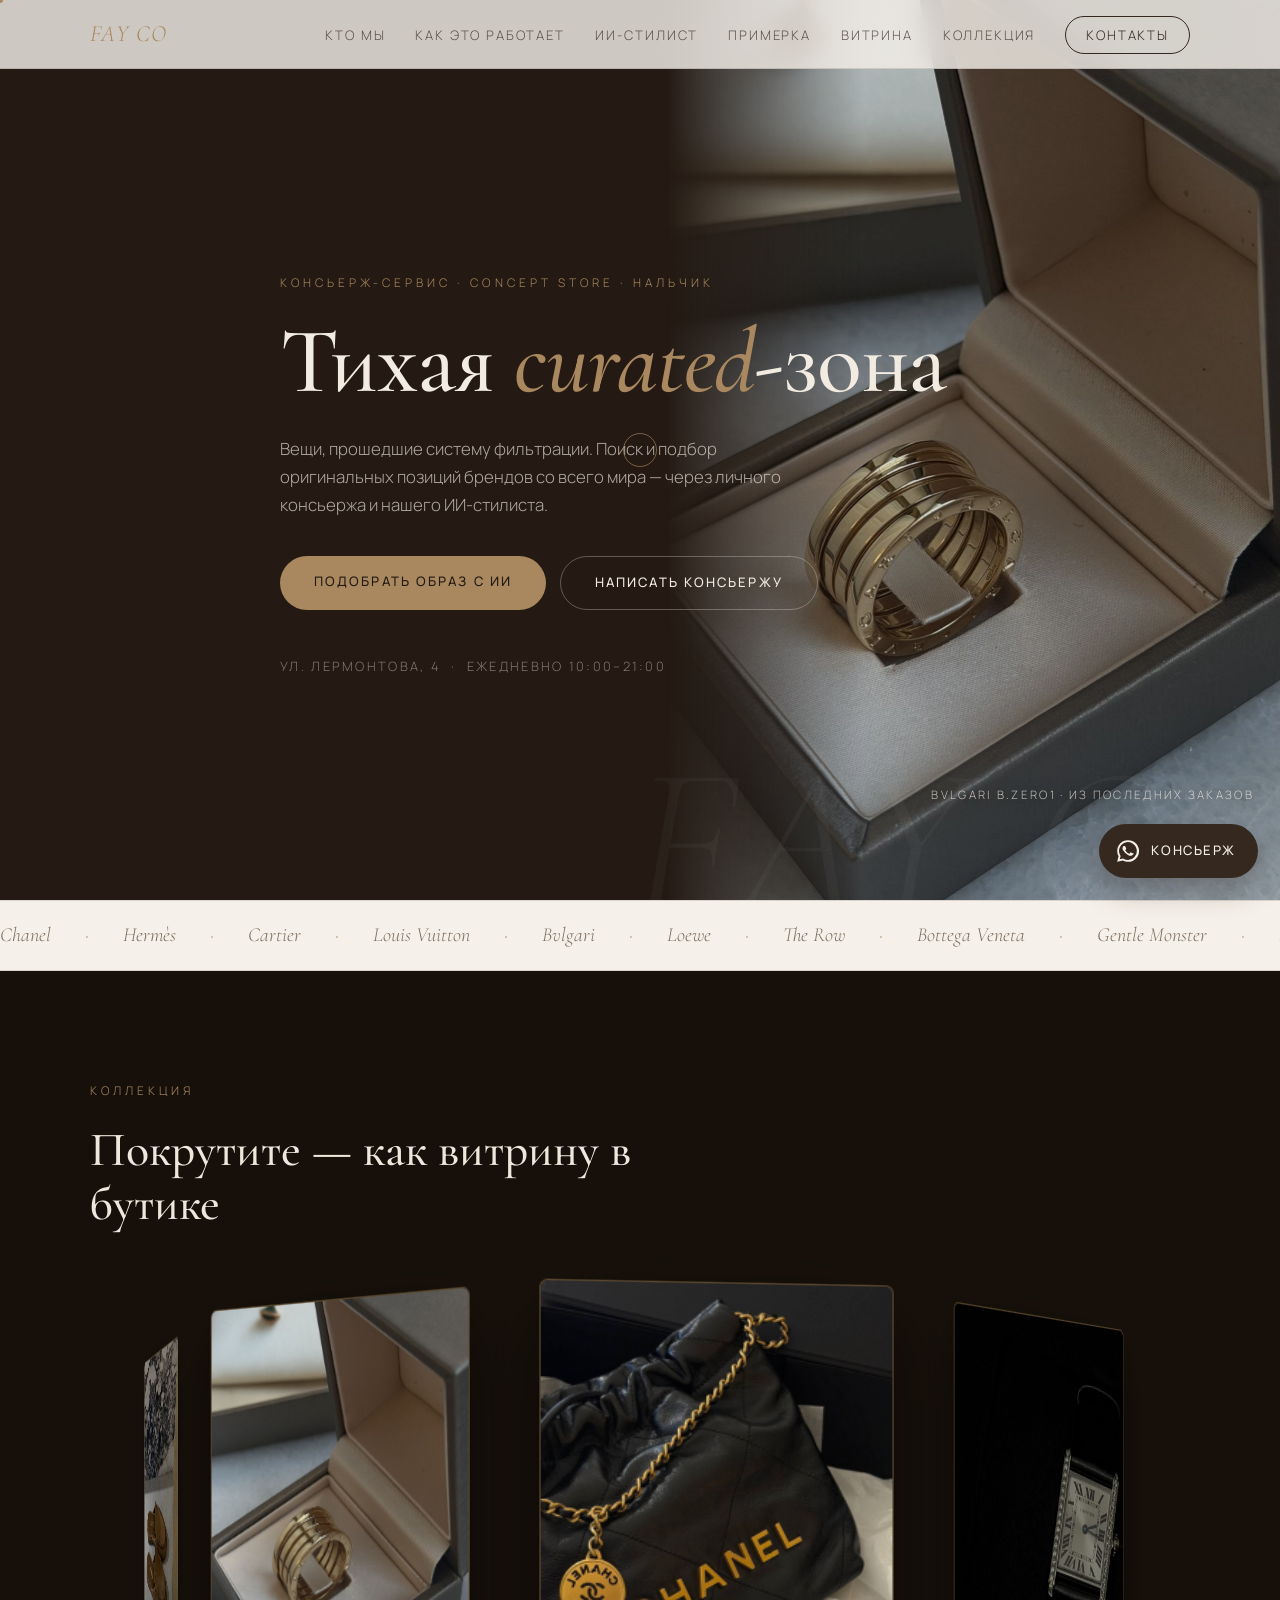
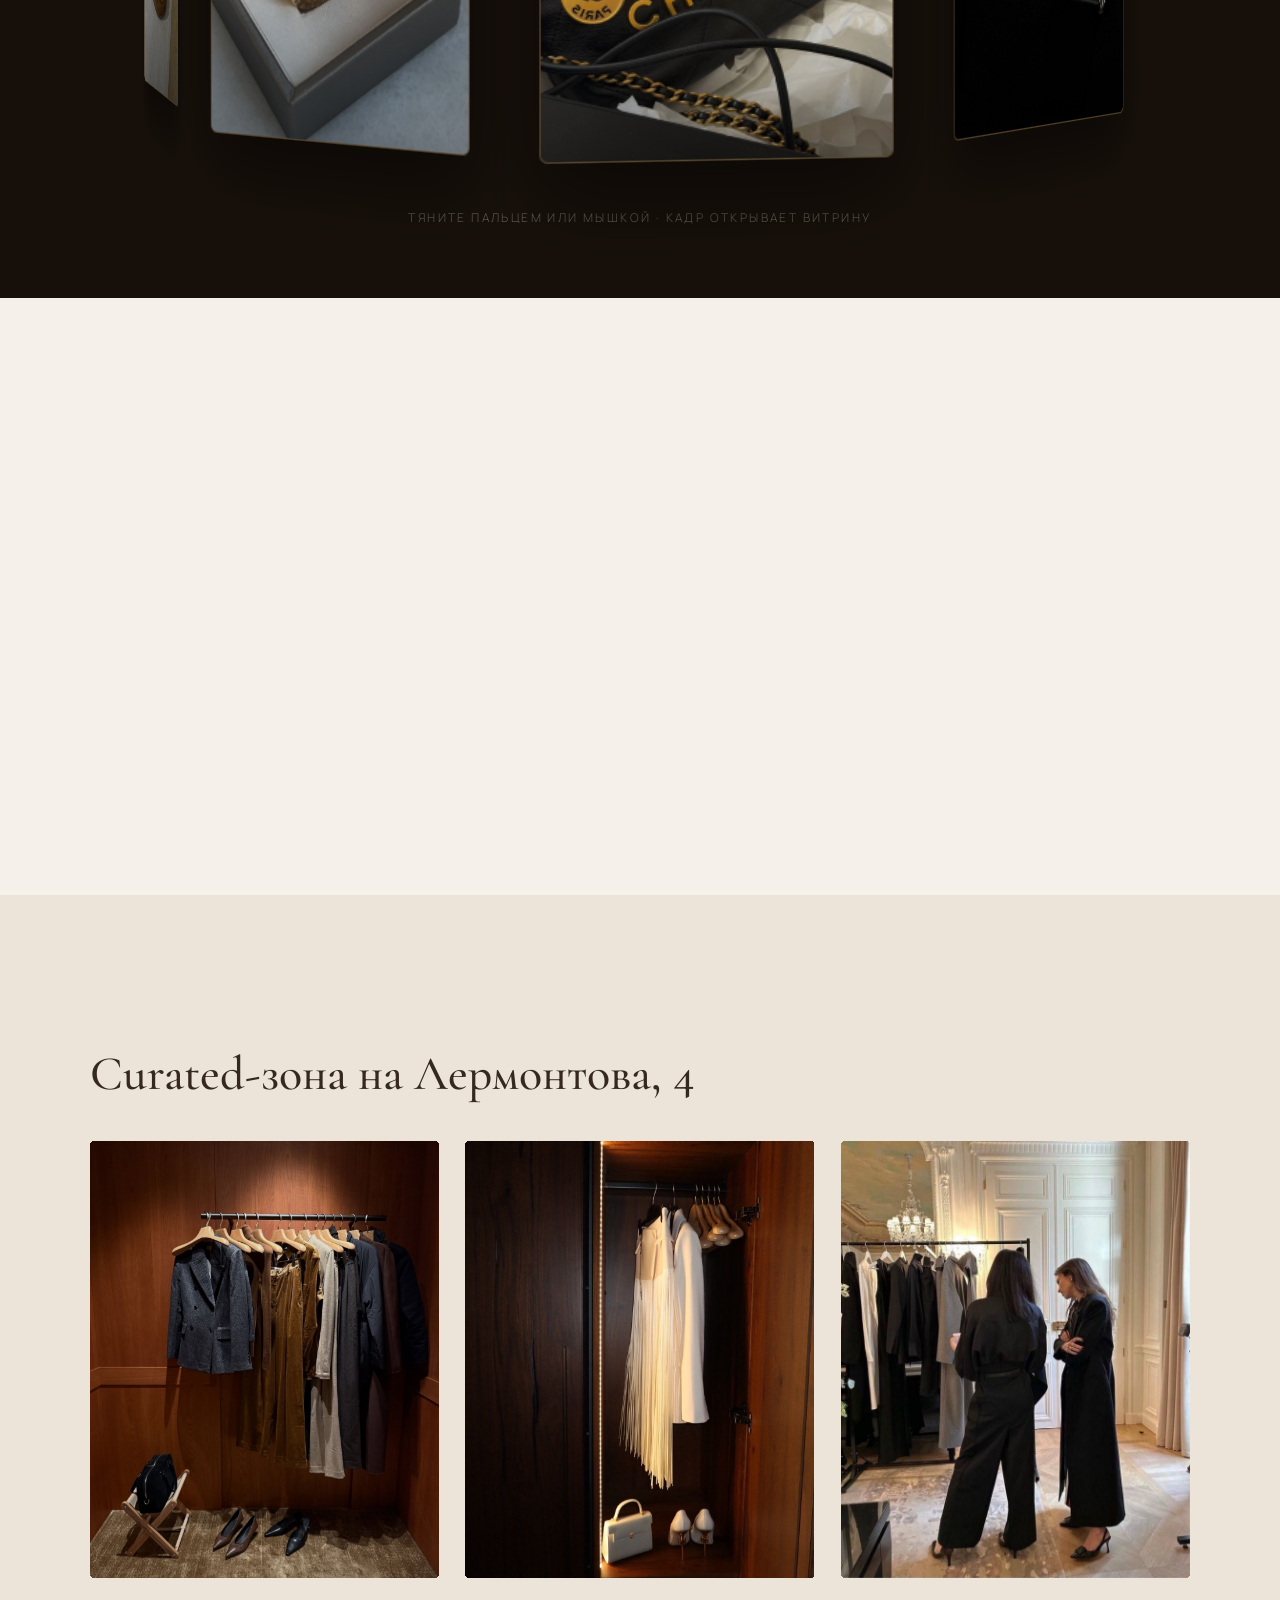
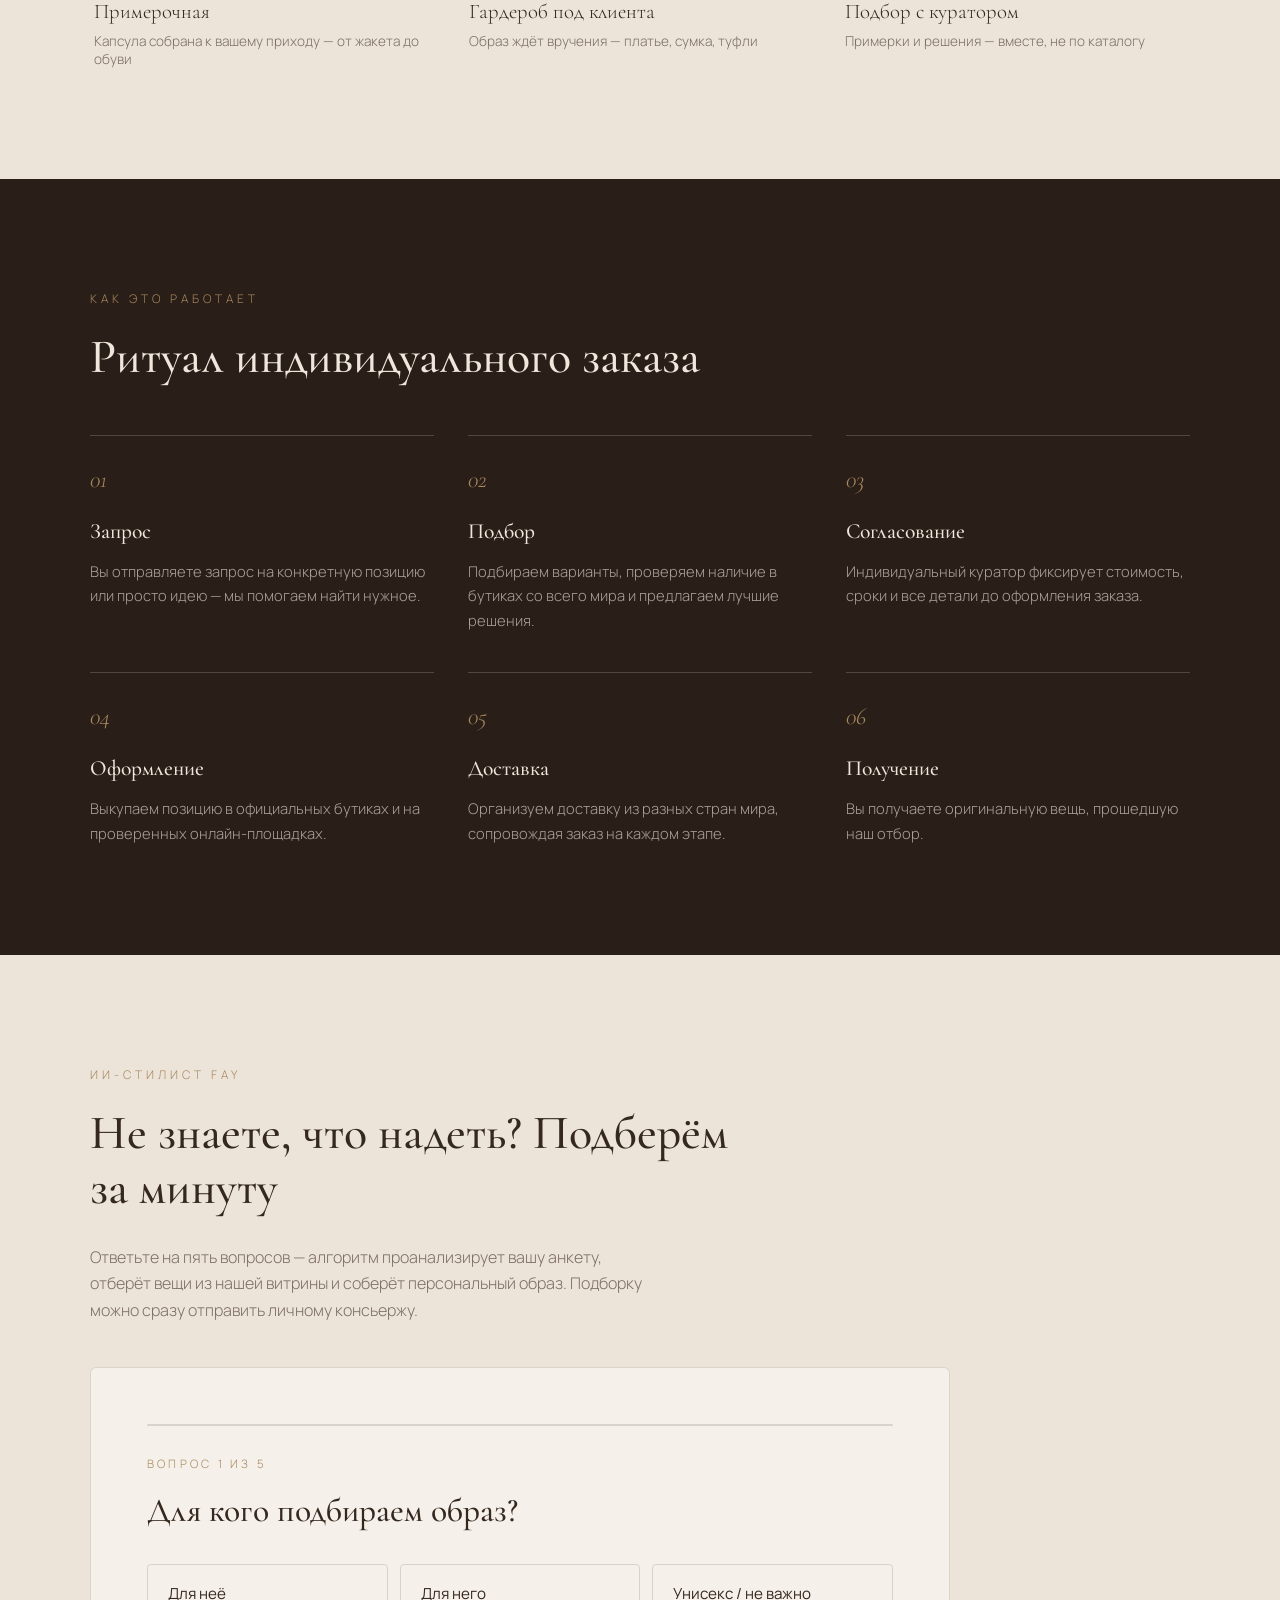
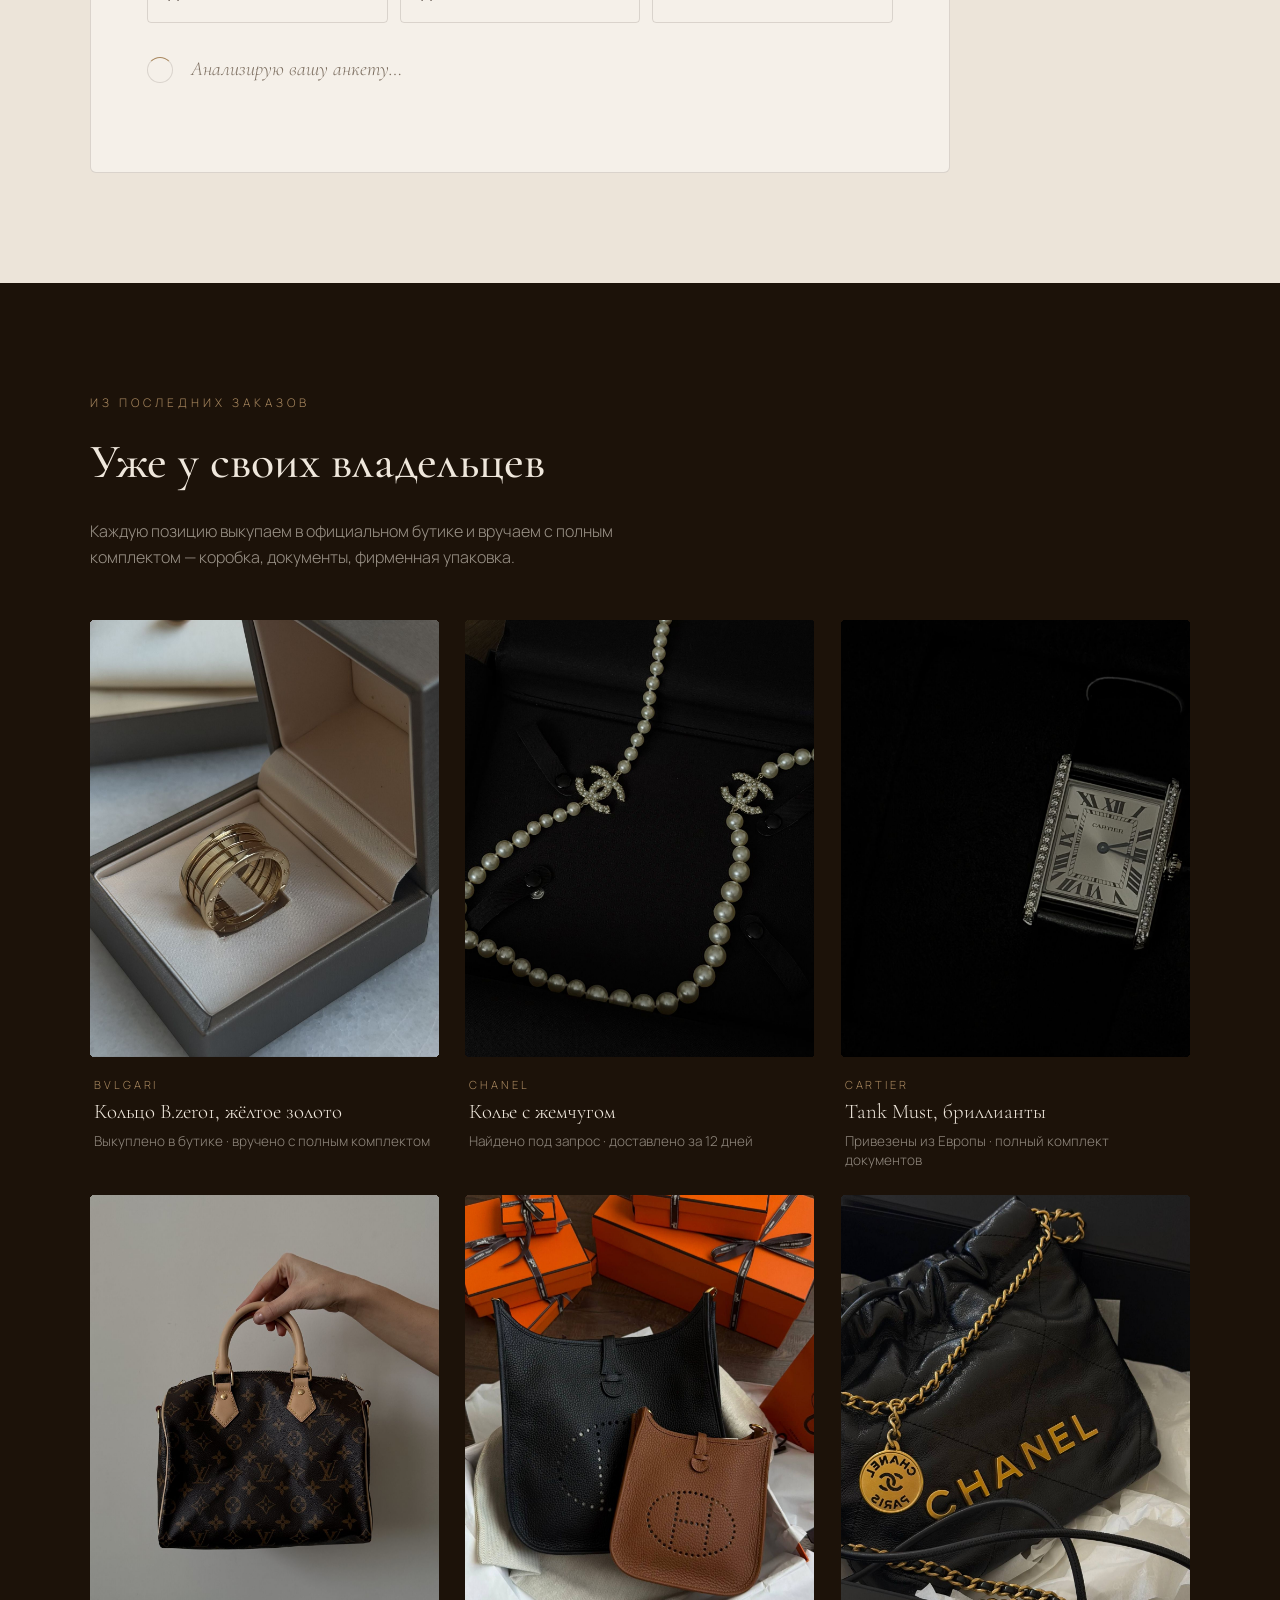
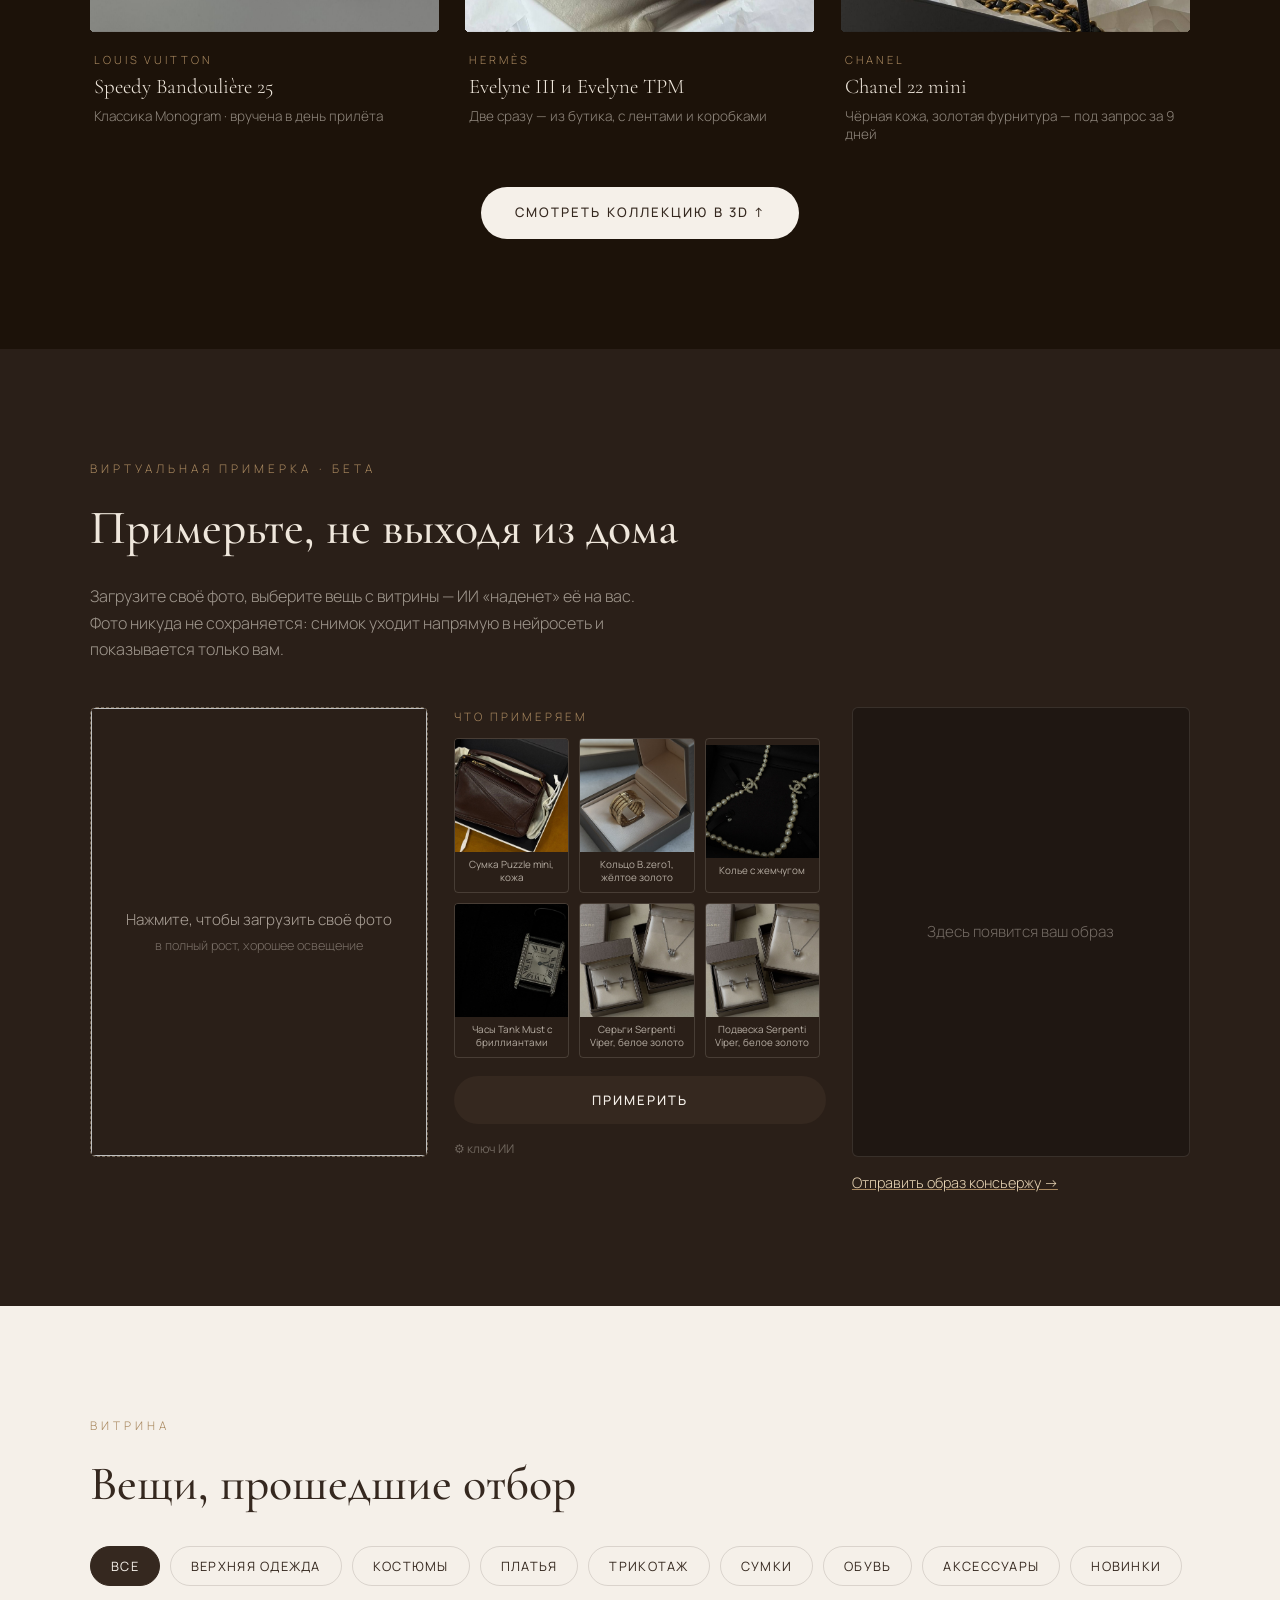
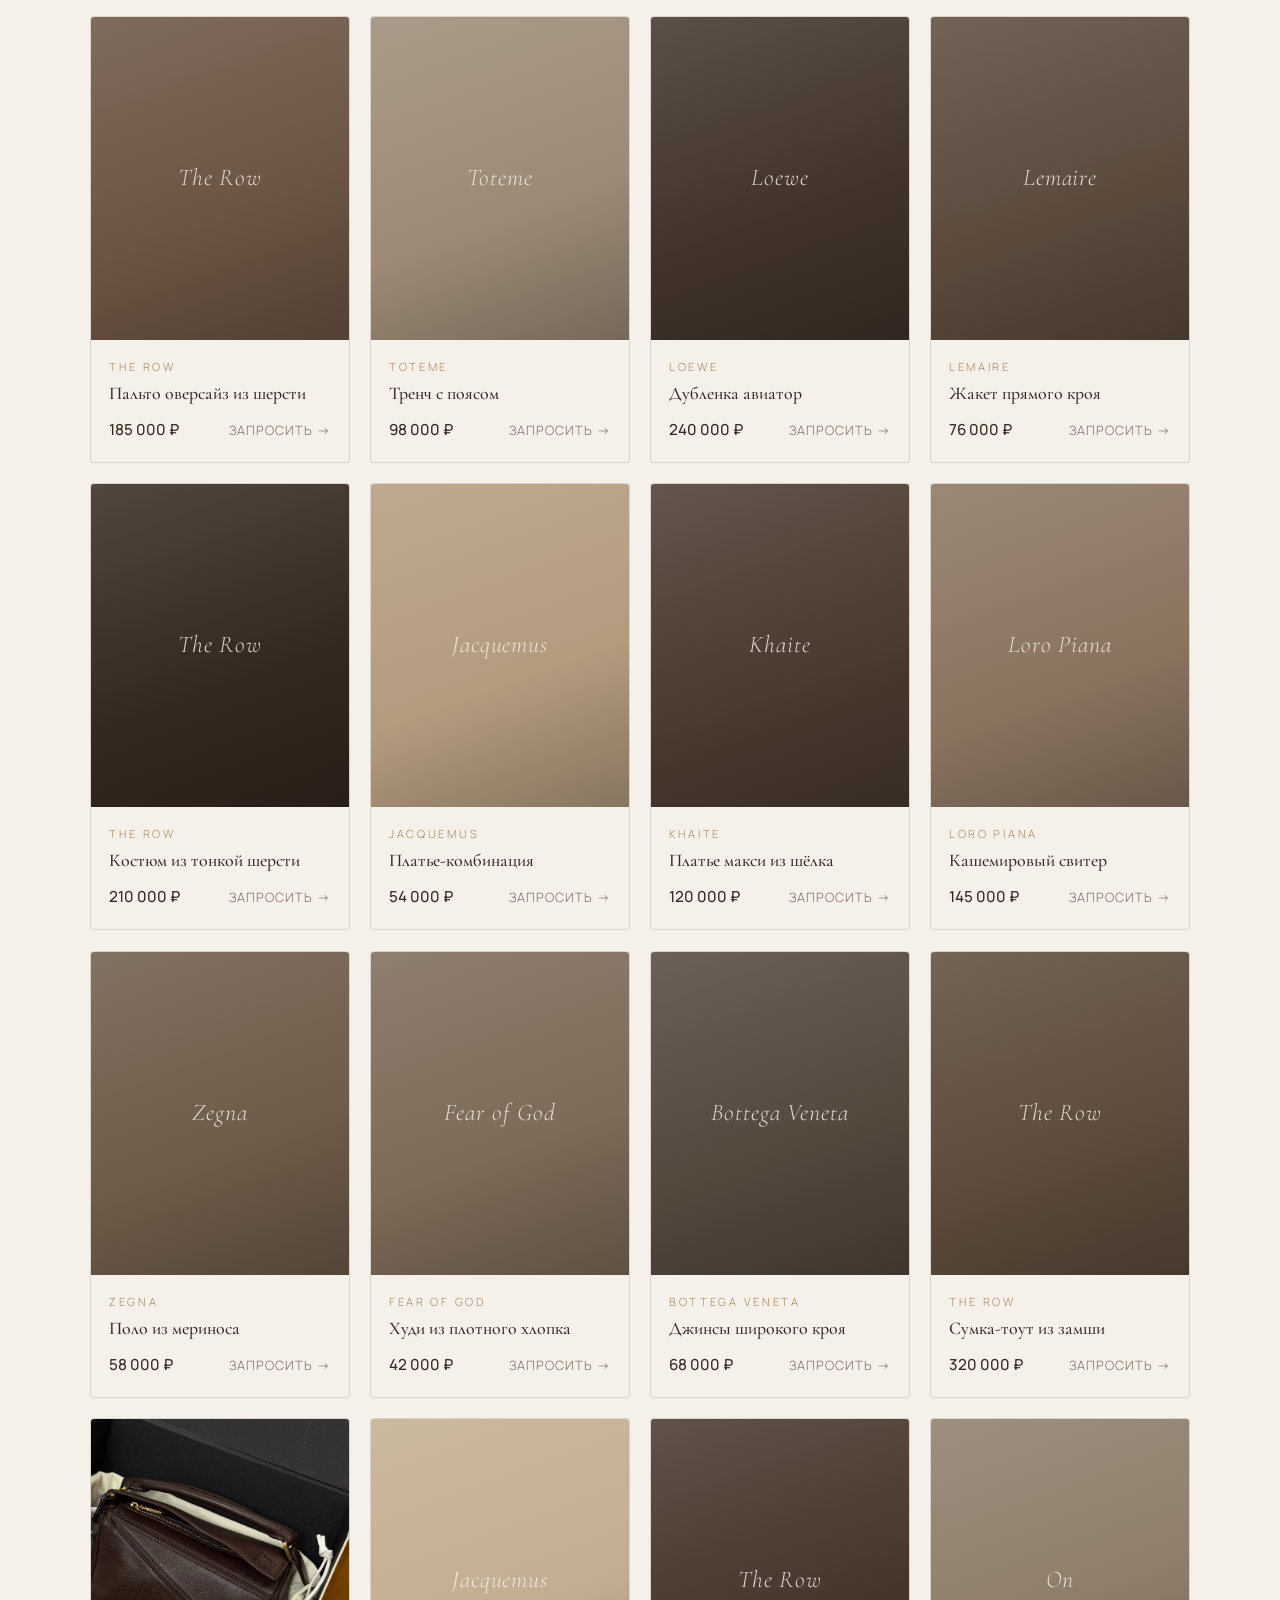
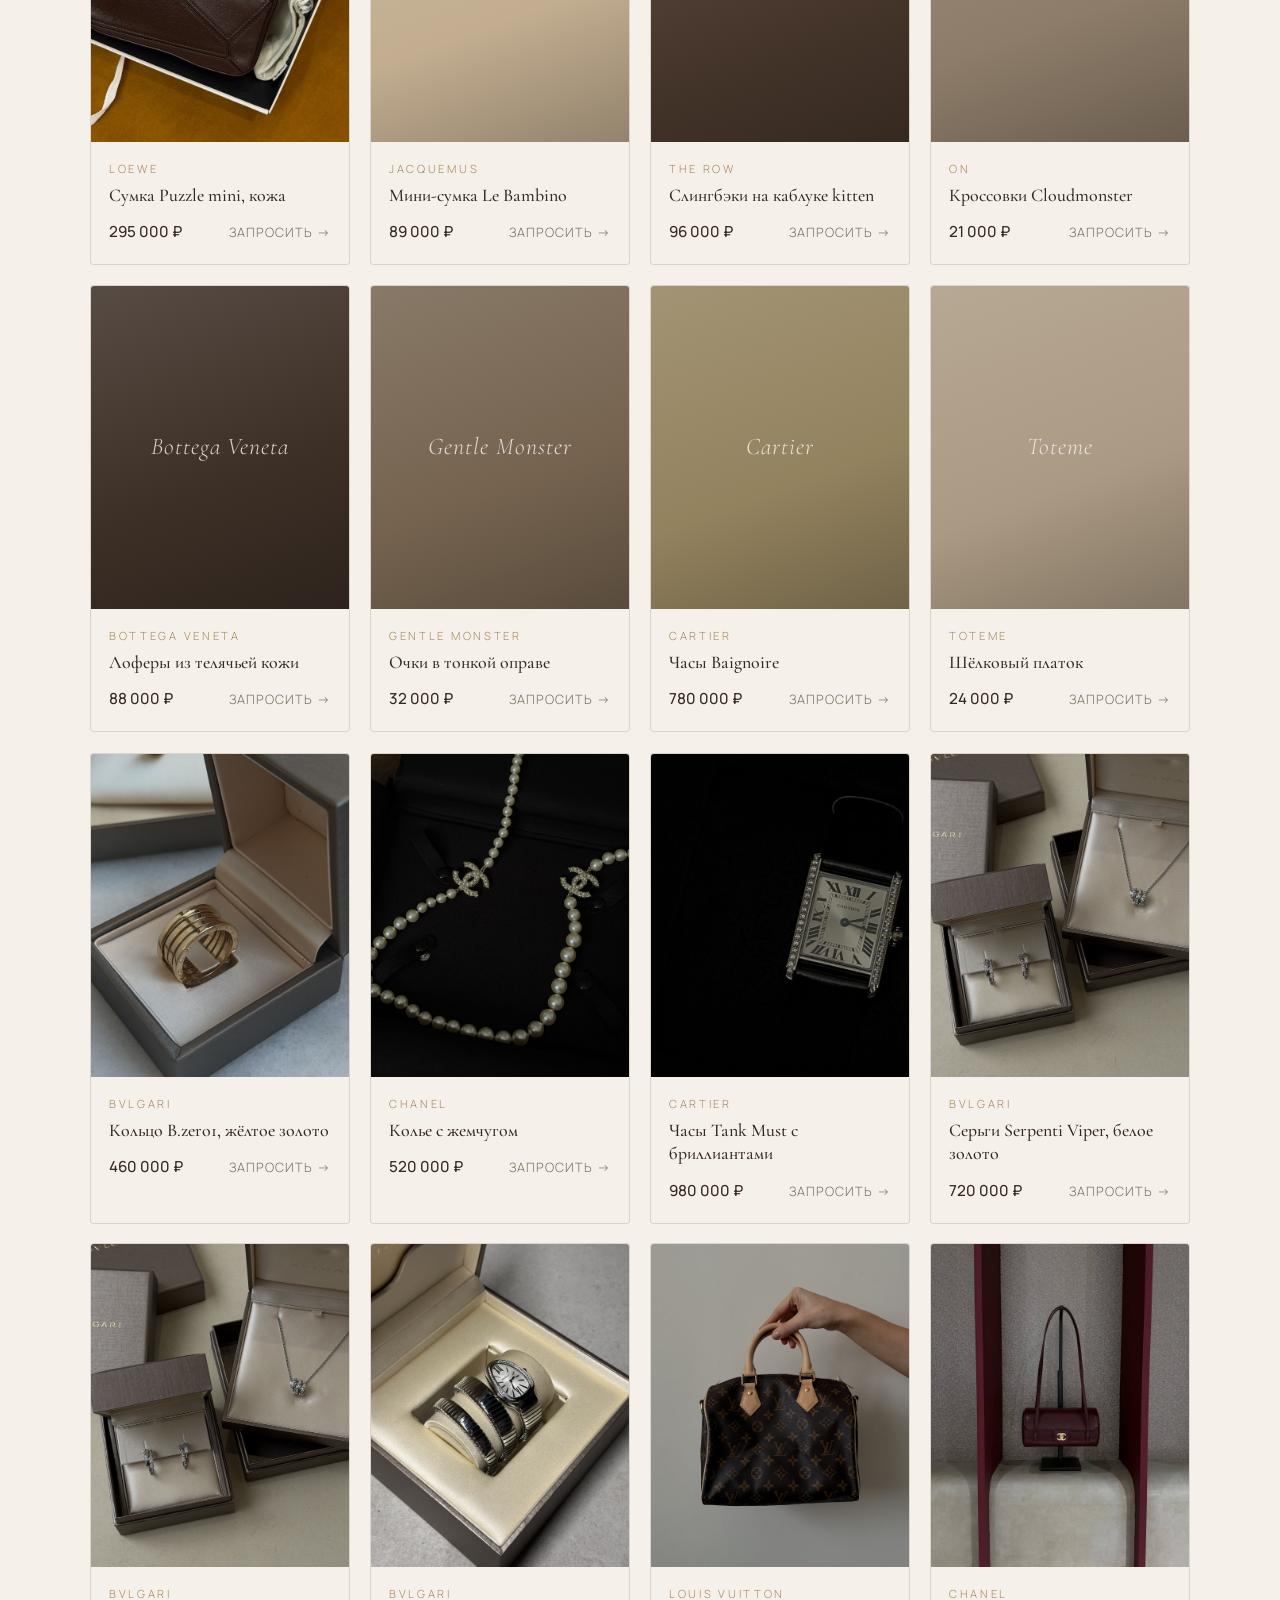
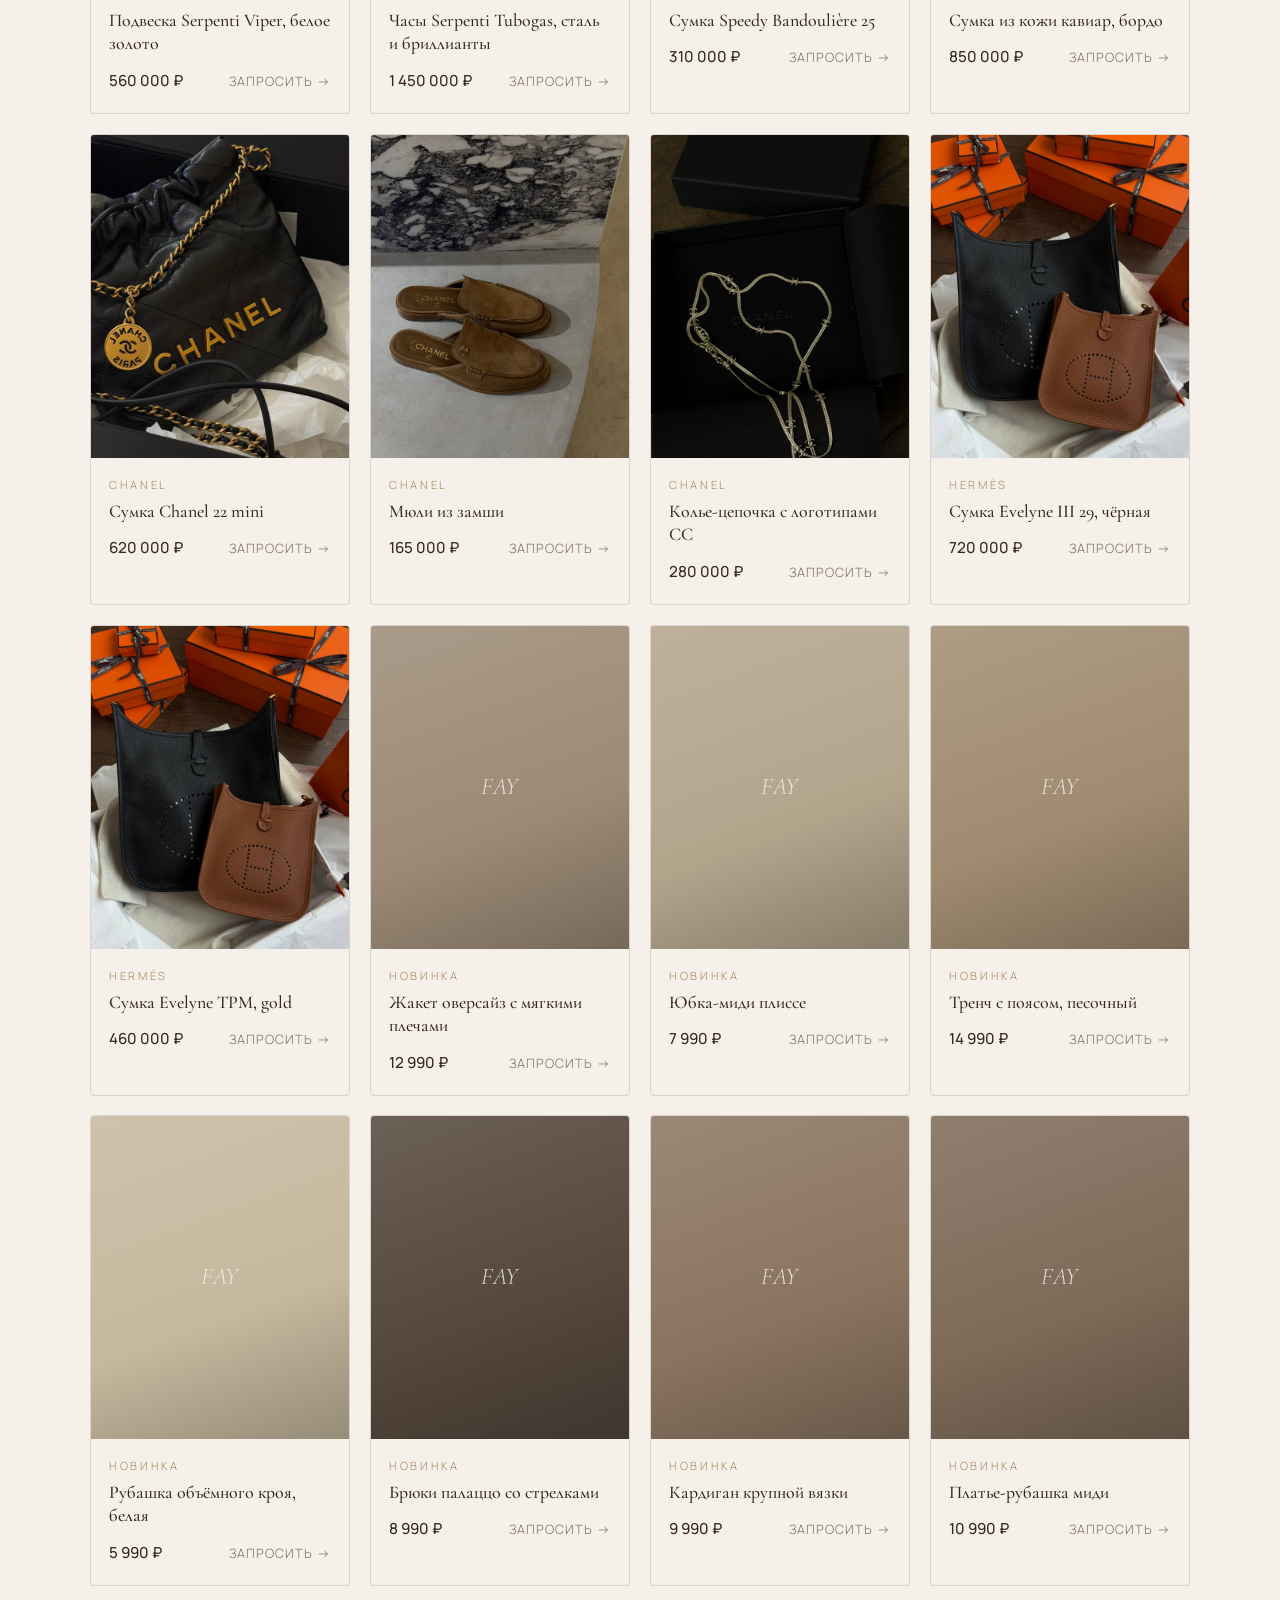
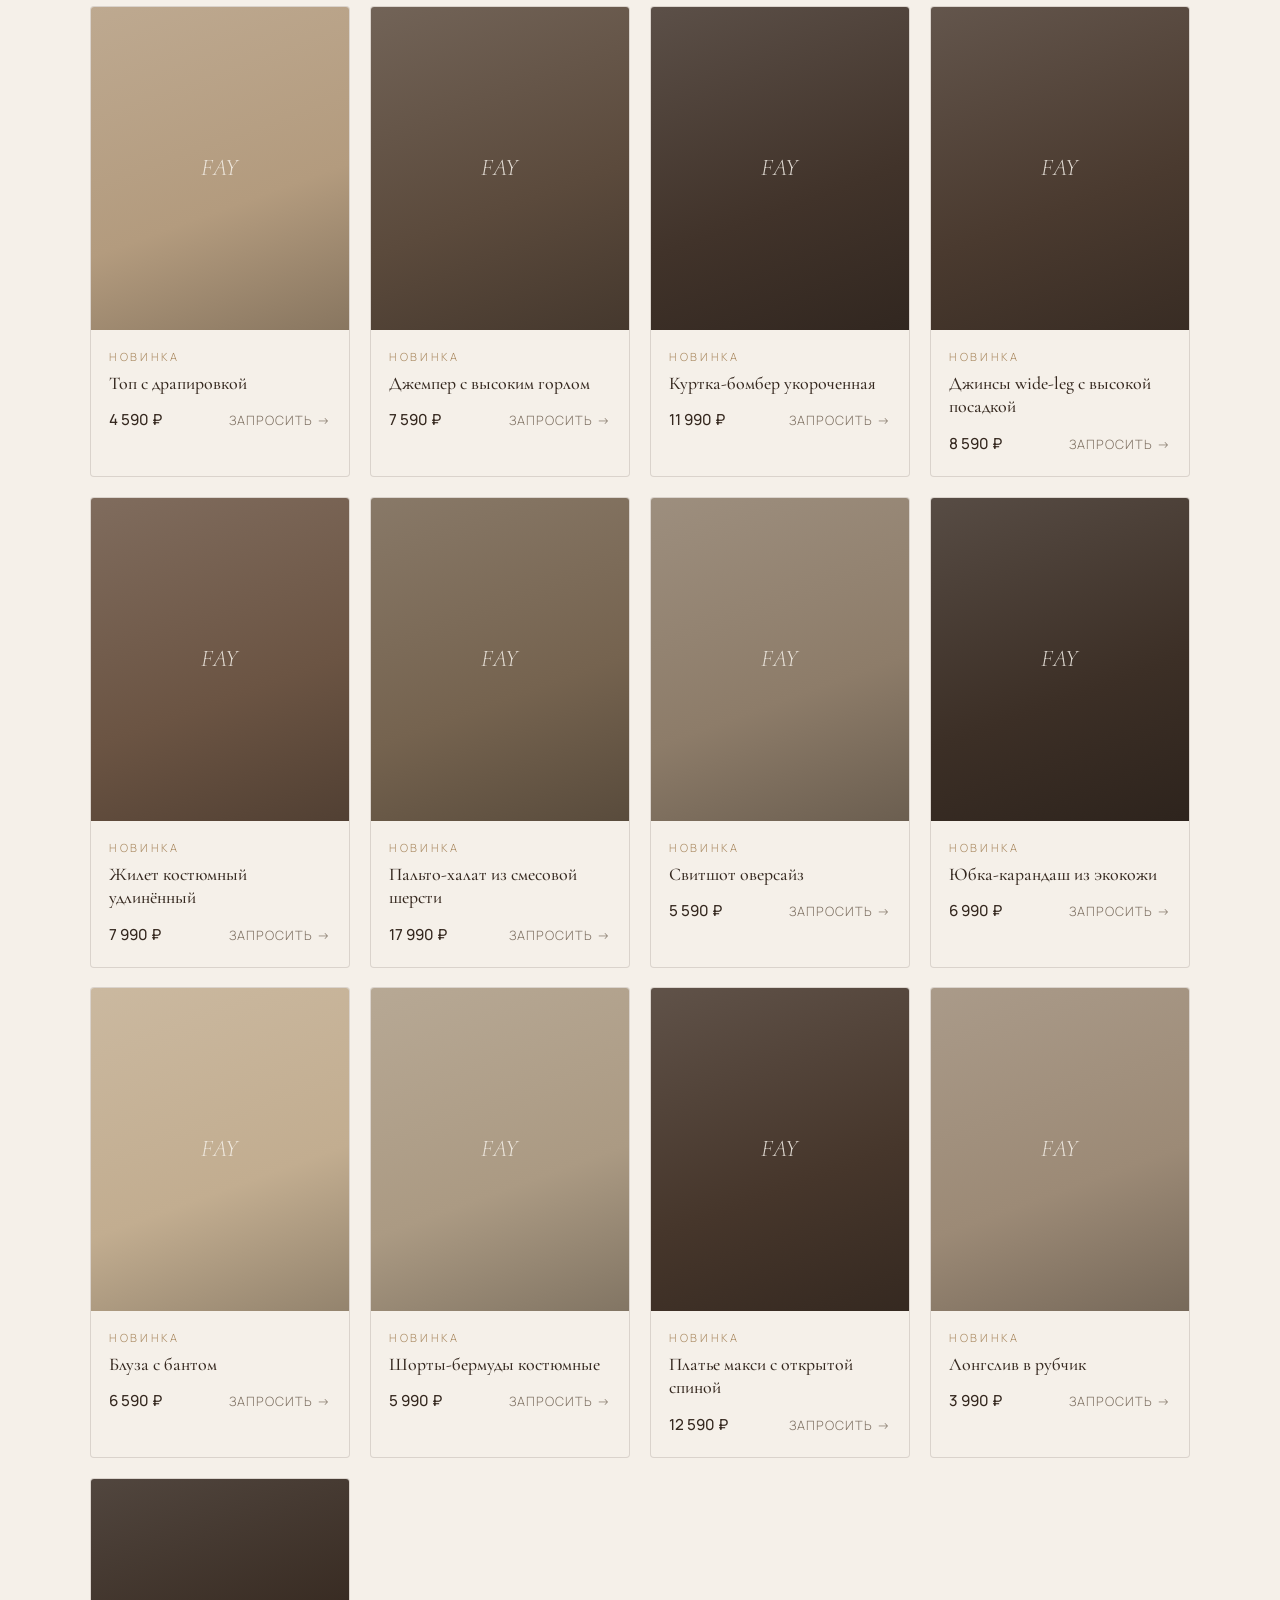
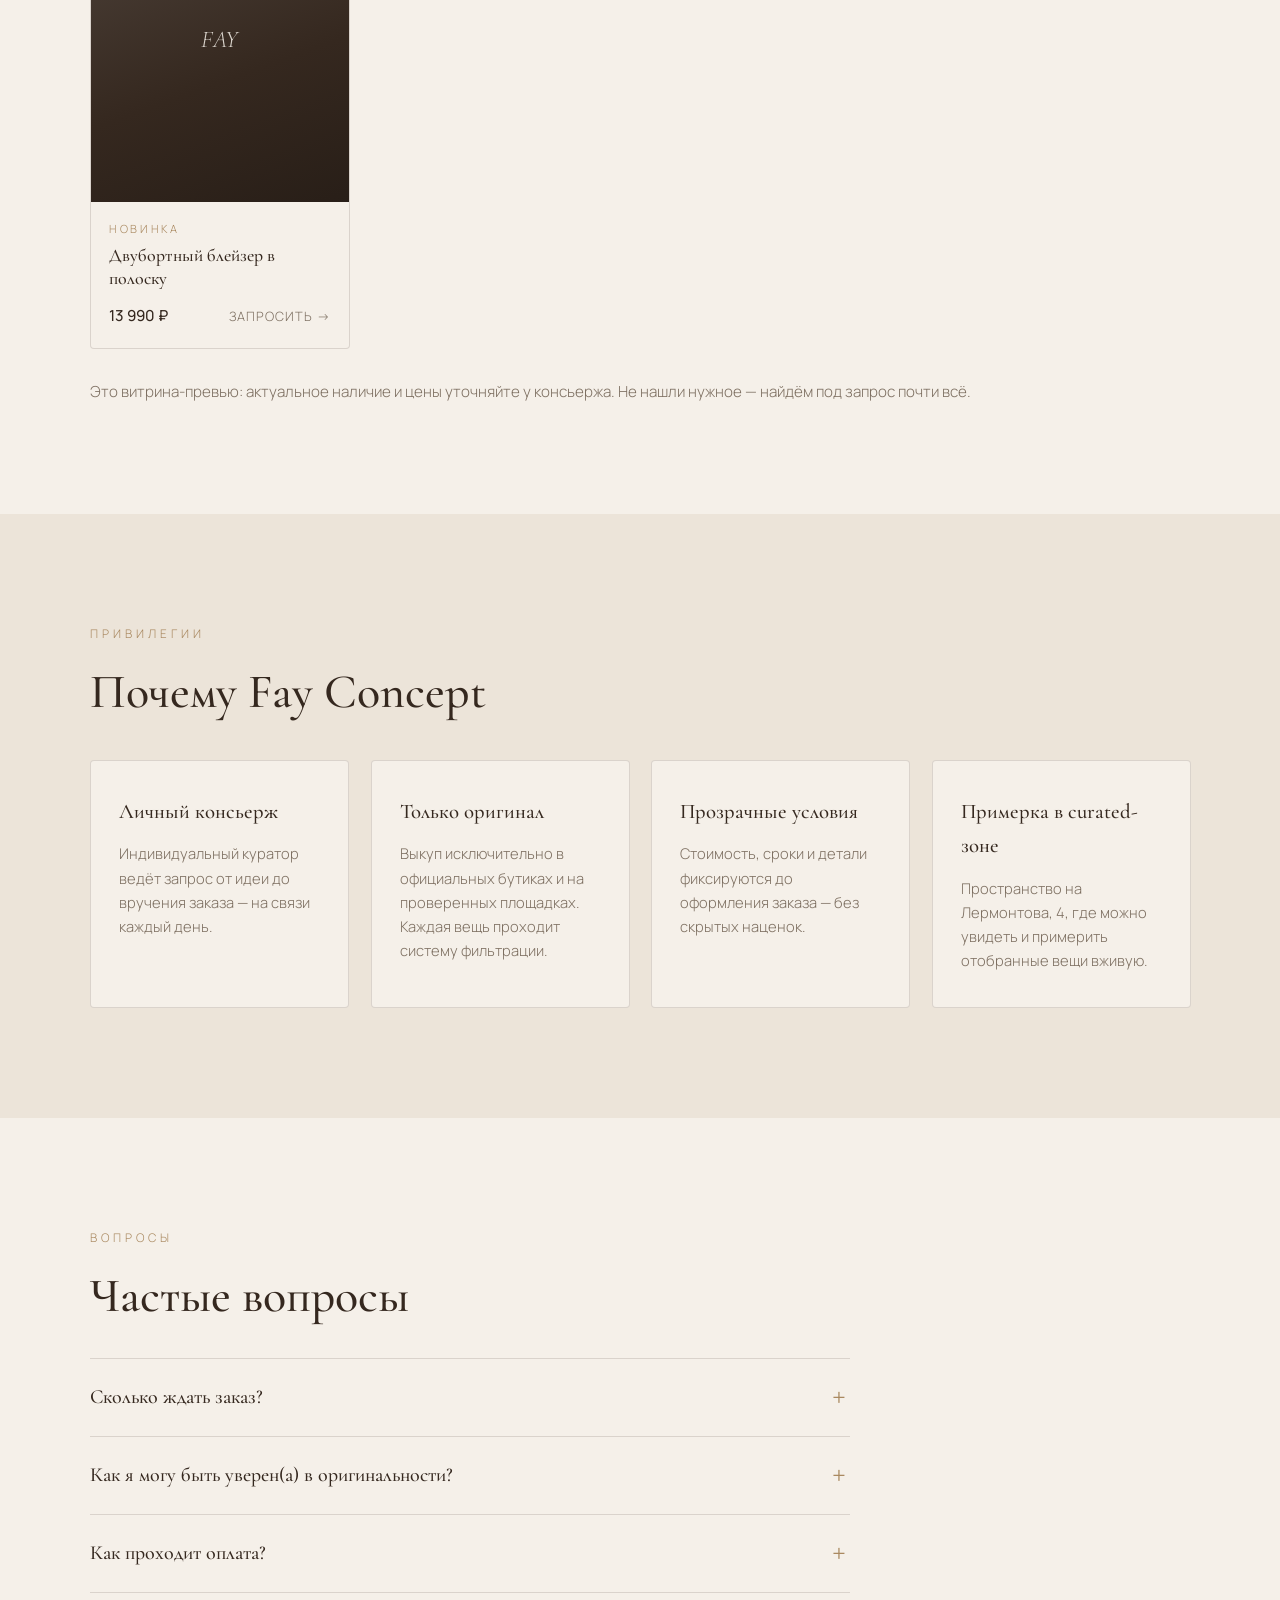
<file: index.html>
<!DOCTYPE html>
<html lang="ru">
<head>
  <meta charset="UTF-8">
  <meta name="viewport" content="width=device-width, initial-scale=1.0">
  <meta name="description" content="Fay Concept — консьерж-сервис и тихая curated-зона в Нальчике. ИИ-стилист, подбор и доставка оригинальных позиций брендов со всего мира.">
  <title>Fay Concept — консьерж-сервис и ИИ-стилист | Нальчик</title>
  <link rel="canonical" href="https://zairush8877-sys.github.io/fay.c/">
  <meta property="og:type" content="website">
  <meta property="og:site_name" content="Fay Concept">
  <meta property="og:title" content="Fay Concept — тихая curated-зона | Нальчик">
  <meta property="og:description" content="Консьерж-сервис и ИИ-стилист: подбор и доставка оригинальных позиций брендов со всего мира. ул. Лермонтова, 4, ежедневно 10:00–21:00.">
  <meta property="og:url" content="https://zairush8877-sys.github.io/fay.c/">
  <meta property="og:image" content="https://zairush8877-sys.github.io/fay.c/img/og.png">
  <meta property="og:image:width" content="1200">
  <meta property="og:image:height" content="630">
  <meta property="og:locale" content="ru_RU">
  <meta name="twitter:card" content="summary_large_image">
  <meta name="twitter:title" content="Fay Concept — тихая curated-зона | Нальчик">
  <meta name="twitter:description" content="Консьерж-сервис и ИИ-стилист: подбор и доставка оригинальных позиций брендов со всего мира.">
  <meta name="twitter:image" content="https://zairush8877-sys.github.io/fay.c/img/og.png">
  <script type="application/ld+json">
  {
    "@context": "https://schema.org",
    "@type": "ClothingStore",
    "name": "Fay Concept",
    "description": "Concept store и консьерж-сервис: подбор и доставка оригинальных позиций брендов со всего мира.",
    "url": "https://zairush8877-sys.github.io/fay.c/",
    "image": "https://zairush8877-sys.github.io/fay.c/img/og.png",
    "telephone": "+79959170705",
    "address": {
      "@type": "PostalAddress",
      "streetAddress": "ул. Лермонтова, 4",
      "addressLocality": "Нальчик",
      "addressCountry": "RU"
    },
    "openingHoursSpecification": {
      "@type": "OpeningHoursSpecification",
      "dayOfWeek": ["Monday","Tuesday","Wednesday","Thursday","Friday","Saturday","Sunday"],
      "opens": "10:00",
      "closes": "21:00"
    },
    "sameAs": [
      "https://instagram.com/fay.concept",
      "https://taplink.cc/fay_cs"
    ]
  }
  </script>
  <script type="application/ld+json">
  {
    "@context": "https://schema.org",
    "@type": "FAQPage",
    "mainEntity": [
      { "@type": "Question", "name": "Сколько ждать заказ?", "acceptedAnswer": { "@type": "Answer", "text": "Обычно от одной до трёх недель в зависимости от страны и бутика. Точный срок куратор фиксирует до оформления заказа." } },
      { "@type": "Question", "name": "Как убедиться в оригинальности?", "acceptedAnswer": { "@type": "Answer", "text": "Выкуп только в официальных бутиках и на проверенных онлайн-площадках, с фирменной упаковкой и подтверждением покупки." } },
      { "@type": "Question", "name": "Как проходит оплата?", "acceptedAnswer": { "@type": "Answer", "text": "После согласования: куратор фиксирует стоимость, сроки и детали, оплата — только после вашего подтверждения." } },
      { "@type": "Question", "name": "Можно ли примерить до покупки?", "acceptedAnswer": { "@type": "Answer", "text": "Вещи из curated-зоны можно примерить на ул. Лермонтова, 4 в Нальчике, ежедневно с 10:00 до 21:00." } }
    ]
  }
  </script>
  <link rel="icon" href="data:image/svg+xml,%3Csvg xmlns='http://www.w3.org/2000/svg' viewBox='0 0 64 64'%3E%3Crect width='64' height='64' rx='32' fill='%2335281f'/%3E%3Ctext x='32' y='30' font-family='Georgia,serif' font-style='italic' font-size='20' fill='%23a9885f' text-anchor='middle'%3EFAY%3C/text%3E%3Ctext x='32' y='52' font-family='Georgia,serif' font-style='italic' font-size='20' fill='%23a9885f' text-anchor='middle'%3ECO%3C/text%3E%3C/svg%3E">
  <link rel="preconnect" href="https://fonts.googleapis.com">
  <link rel="preconnect" href="https://fonts.gstatic.com" crossorigin>
  <link href="https://fonts.googleapis.com/css2?family=Cormorant+Garamond:ital,wght@0,400;0,500;0,600;1,400&family=Manrope:wght@300;400;500;600&display=swap&subset=cyrillic" rel="stylesheet">
  <link rel="stylesheet" href="styles.css">
</head>
<body>

  <div id="preloader" aria-hidden="true">
    <span class="preloader__mark">FAY&nbsp;CO</span>
    <span class="preloader__num"><span id="preloader-num">0</span>%</span>
  </div>

  <header class="header" id="header">
    <nav class="nav container">
      <a href="#home" class="nav__logo" aria-label="Fay Concept — на главную">
        <span class="nav__logo-mark">FAY&nbsp;CO</span>
      </a>
      <button class="nav__toggle" id="nav-toggle" aria-label="Открыть меню" aria-expanded="false">
        <span></span><span></span>
      </button>
      <ul class="nav__menu" id="nav-menu">
        <li><a href="#about" class="nav__link">Кто мы</a></li>
        <li><a href="#how" class="nav__link">Как это работает</a></li>
        <li><a href="#stylist" class="nav__link">ИИ-стилист</a></li>
        <li><a href="#tryon" class="nav__link">Примерка</a></li>
        <li><a href="#catalog" class="nav__link">Витрина</a></li>
        <li><a href="#collection" class="nav__link">Коллекция</a></li>
        <li><a href="#contact" class="nav__link nav__link--btn">Контакты</a></li>
      </ul>
    </nav>
  </header>

  <main>
    <!-- Герой -->
    <section class="hero hero--immersive" id="home">
      <div class="hero__photo" aria-hidden="true">
        <img class="is-active" src="img/bvlgari-bzero1.jpg" alt="">
        <img src="img/chanel-22-mini.jpg" alt="" loading="lazy">
        <img src="img/hermes-evelyne.jpg" alt="" loading="lazy">
        <img src="img/cartier-tank.jpg" alt="" loading="lazy">
        <img src="img/space-wardrobe.jpg" alt="" loading="lazy">
        <span class="hero__photo-caption" id="hero-caption">Bvlgari B.zero1 · из последних заказов</span>
      </div>
      <div class="container hero__inner reveal">
        <p class="hero__eyebrow">Консьерж-сервис · Concept store · Нальчик</p>
        <h1 class="hero__title">Тихая <em>curated</em>-зона</h1>
        <p class="hero__subtitle">
          Вещи, прошедшие систему фильтрации. Поиск и подбор оригинальных
          позиций брендов со всего мира — через личного консьержа
          и нашего ИИ-стилиста.
        </p>
        <div class="hero__actions">
          <a href="#stylist" class="btn btn--primary">Подобрать образ с ИИ</a>
          <a href="https://wa.me/79959170705" target="_blank" rel="noopener" class="btn btn--ghost">Написать консьержу</a>
        </div>
        <p class="hero__address">ул. Лермонтова, 4 &nbsp;·&nbsp; ежедневно 10:00–21:00</p>
      </div>
      <div class="hero__mark" aria-hidden="true">FAY CO</div>
    </section>

    <!-- Бренды -->
    <div class="brands" aria-label="Бренды, с которыми мы работаем">
      <div class="brands__track">
        <span>Chanel</span><i>·</i><span>Hermès</span><i>·</i><span>Cartier</span><i>·</i><span>Louis Vuitton</span><i>·</i><span>Bvlgari</span><i>·</i><span>Loewe</span><i>·</i><span>The Row</span><i>·</i><span>Bottega Veneta</span><i>·</i><span>Gentle Monster</span><i>·</i><span>Miu Miu</span><i>·</i>
        <span>Chanel</span><i>·</i><span>Hermès</span><i>·</i><span>Cartier</span><i>·</i><span>Louis Vuitton</span><i>·</i><span>Bvlgari</span><i>·</i><span>Loewe</span><i>·</i><span>The Row</span><i>·</i><span>Bottega Veneta</span><i>·</i><span>Gentle Monster</span><i>·</i><span>Miu Miu</span><i>·</i>
      </div>
    </div>

    <!-- 3D-коллекция -->
    <section class="section section--ring" id="collection">
      <div class="container">
        <p class="section__eyebrow reveal">Коллекция</p>
        <h2 class="section__title reveal">Покрутите — как витрину в бутике</h2>
      </div>
      <div class="ring3d reveal" id="ring3d" aria-label="3D-карусель фотографий коллекции">
        <div class="ring3d__stage" id="ring3d-stage"></div>
      </div>
      <p class="ring3d__hint">Тяните пальцем или мышкой · кадр открывает витрину</p>
    </section>

    <!-- Кто мы -->
    <section class="section" id="about">
      <div class="container about__grid">
        <div class="reveal">
          <p class="section__eyebrow">Кто мы</p>
          <h2 class="section__title">Мы не работаем с количеством — мы работаем с выбором</h2>
        </div>
        <div class="about__text reveal">
          <p>
            Мы начинали как байеры — и превратили это в формат Fay Co:
            консьерж-сервис, который доставляет оригинальные позиции брендов
            со всего мира, и curated-зону, где нет случайных вещей.
          </p>
          <p>
            Мы работаем как фильтр — отбираем то, что имеет ценность. Каждая
            позиция — это решение, которое остаётся с вами. Приходите за
            конкретной вещью или просто за идеей: мы поможем найти именно то,
            что будет говорить за вас.
          </p>
        </div>
        <figure class="about__photo reveal">
          <img src="img/about-styling.jpg" alt="Стилист Fay Concept поправляет пальто на примерке" loading="lazy">
        </figure>
      </div>
    </section>

    <!-- Пространство -->
    <section class="section section--space" id="space">
      <div class="container">
        <p class="section__eyebrow reveal">Пространство</p>
        <h2 class="section__title reveal">Curated-зона на Лермонтова, 4</h2>
        <div class="orders">
          <figure class="order reveal">
            <div class="order__img">
              <img src="img/space-fitting.jpg" alt="Примерочная Fay Concept — капсула собрана на рейле" loading="lazy">
            </div>
            <figcaption>
              Примерочная
              <span class="order__note">Капсула собрана к вашему приходу — от жакета до обуви</span>
            </figcaption>
          </figure>
          <figure class="order reveal">
            <div class="order__img">
              <img src="img/space-wardrobe.jpg" alt="Гардероб с образом, собранным под клиента" loading="lazy">
            </div>
            <figcaption>
              Гардероб под клиента
              <span class="order__note">Образ ждёт вручения — платье, сумка, туфли</span>
            </figcaption>
          </figure>
          <figure class="order reveal">
            <div class="order__img">
              <img src="img/space-showroom.jpg" alt="Подбор образов с куратором в шоуруме" loading="lazy">
            </div>
            <figcaption>
              Подбор с куратором
              <span class="order__note">Примерки и решения — вместе, не по каталогу</span>
            </figcaption>
          </figure>
        </div>
      </div>
    </section>

    <!-- Как это работает -->
    <section class="section section--dark" id="how">
      <div class="container">
        <p class="section__eyebrow reveal">Как это работает</p>
        <h2 class="section__title reveal">Ритуал индивидуального заказа</h2>
        <ol class="steps">
          <li class="step reveal">
            <span class="step__num">01</span>
            <h3>Запрос</h3>
            <p>Вы отправляете запрос на конкретную позицию или просто идею — мы помогаем найти нужное.</p>
          </li>
          <li class="step reveal">
            <span class="step__num">02</span>
            <h3>Подбор</h3>
            <p>Подбираем варианты, проверяем наличие в бутиках со всего мира и предлагаем лучшие решения.</p>
          </li>
          <li class="step reveal">
            <span class="step__num">03</span>
            <h3>Согласование</h3>
            <p>Индивидуальный куратор фиксирует стоимость, сроки и все детали до оформления заказа.</p>
          </li>
          <li class="step reveal">
            <span class="step__num">04</span>
            <h3>Оформление</h3>
            <p>Выкупаем позицию в официальных бутиках и на проверенных онлайн-площадках.</p>
          </li>
          <li class="step reveal">
            <span class="step__num">05</span>
            <h3>Доставка</h3>
            <p>Организуем доставку из разных стран мира, сопровождая заказ на каждом этапе.</p>
          </li>
          <li class="step reveal">
            <span class="step__num">06</span>
            <h3>Получение</h3>
            <p>Вы получаете оригинальную вещь, прошедшую наш отбор.</p>
          </li>
        </ol>
      </div>
    </section>

    <!-- ИИ-стилист -->
    <section class="section section--alt" id="stylist">
      <div class="container">
        <p class="section__eyebrow reveal">ИИ-стилист Fay</p>
        <h2 class="section__title reveal">Не знаете, что надеть? Подберём за минуту</h2>
        <p class="stylist__lead reveal">
          Ответьте на пять вопросов — алгоритм проанализирует вашу анкету,
          отберёт вещи из нашей витрины и соберёт персональный образ.
          Подборку можно сразу отправить личному консьержу.
        </p>

        <div class="stylist reveal" id="stylist-app">
          <!-- Квиз -->
          <div class="stylist__quiz" id="quiz">
            <div class="stylist__progress"><span id="quiz-bar"></span></div>
            <p class="stylist__step-label" id="quiz-step-label">Вопрос 1 из 5</p>
            <h3 class="stylist__question" id="quiz-question"></h3>
            <div class="stylist__options" id="quiz-options"></div>
            <button class="stylist__back" id="quiz-back" hidden>← Назад</button>
          </div>

          <!-- Экран "анализа" -->
          <div class="stylist__thinking" id="thinking" hidden>
            <div class="stylist__spinner" aria-hidden="true"></div>
            <p id="thinking-text">Анализирую вашу анкету…</p>
          </div>

          <!-- Результат -->
          <div class="stylist__result" id="result" hidden>
            <p class="stylist__result-eyebrow">Ваша персональная подборка</p>
            <h3 class="stylist__result-title" id="result-title"></h3>
            <p class="stylist__result-note" id="result-note"></p>
            <div class="stylist__picks" id="result-picks"></div>
            <p class="stylist__total" id="result-total"></p>
            <div class="stylist__result-actions">
              <a href="#" class="btn btn--primary" id="result-wa" target="_blank" rel="noopener">Отправить консьержу в WhatsApp</a>
              <a href="#tryon" class="btn btn--ghost">Примерить на своём фото ↓</a>
              <button class="btn btn--ghost" id="result-restart">Пройти ещё раз</button>
            </div>
          </div>
        </div>
      </div>
    </section>


    <!-- Из последних заказов -->
    <section class="section section--orders" id="orders">
      <div class="container">
        <p class="section__eyebrow reveal">Из последних заказов</p>
        <h2 class="section__title reveal">Уже у своих владельцев</h2>
        <p class="orders__lead reveal">
          Каждую позицию выкупаем в официальном бутике и вручаем
          с полным комплектом — коробка, документы, фирменная упаковка.
        </p>
        <div class="orders">
          <figure class="order reveal">
            <div class="order__img">
              <img src="img/bvlgari-bzero1.jpg" alt="Кольцо Bvlgari B.zero1 в фирменной коробке" loading="lazy">
            </div>
            <figcaption>
              <span class="order__brand">Bvlgari</span>
              Кольцо B.zero1, жёлтое золото
              <span class="order__note">Выкуплено в бутике · вручено с полным комплектом</span>
            </figcaption>
          </figure>
          <figure class="order reveal">
            <div class="order__img">
              <img src="img/chanel-pearls.jpg" alt="Колье Chanel с жемчугом" loading="lazy">
            </div>
            <figcaption>
              <span class="order__brand">Chanel</span>
              Колье с жемчугом
              <span class="order__note">Найдено под запрос · доставлено за 12 дней</span>
            </figcaption>
          </figure>
          <figure class="order reveal">
            <div class="order__img">
              <img src="img/cartier-tank.jpg" alt="Часы Cartier Tank Must с бриллиантовым безелем" loading="lazy">
            </div>
            <figcaption>
              <span class="order__brand">Cartier</span>
              Tank Must, бриллианты
              <span class="order__note">Привезены из Европы · полный комплект документов</span>
            </figcaption>
          </figure>
          <figure class="order reveal">
            <div class="order__img">
              <img src="img/lv-speedy.jpg" alt="Сумка Louis Vuitton Speedy Bandoulière 25" loading="lazy">
            </div>
            <figcaption>
              <span class="order__brand">Louis Vuitton</span>
              Speedy Bandoulière 25
              <span class="order__note">Классика Monogram · вручена в день прилёта</span>
            </figcaption>
          </figure>
          <figure class="order reveal">
            <div class="order__img">
              <img src="img/hermes-evelyne.jpg" alt="Две сумки Hermès Evelyne с фирменными коробками" loading="lazy">
            </div>
            <figcaption>
              <span class="order__brand">Hermès</span>
              Evelyne III и Evelyne TPM
              <span class="order__note">Две сразу — из бутика, с лентами и коробками</span>
            </figcaption>
          </figure>
          <figure class="order reveal">
            <div class="order__img">
              <img src="img/chanel-22-mini.jpg" alt="Сумка Chanel 22 mini в фирменной коробке" loading="lazy">
            </div>
            <figcaption>
              <span class="order__brand">Chanel</span>
              Chanel 22 mini
              <span class="order__note">Чёрная кожа, золотая фурнитура — под запрос за 9 дней</span>
            </figcaption>
          </figure>
        </div>
        <div class="orders__more reveal">
          <a href="#collection" class="btn btn--light">Смотреть коллекцию в 3D ↑</a>
        </div>
      </div>
    </section>

    <!-- Виртуальная примерка -->
    <section class="section section--dark" id="tryon">
      <div class="container">
        <p class="section__eyebrow reveal">Виртуальная примерка · бета</p>
        <h2 class="section__title reveal">Примерьте, не выходя из дома</h2>
        <p class="tryon__lead reveal">
          Загрузите своё фото, выберите вещь с витрины — ИИ «наденет» её на вас.
          Фото никуда не сохраняется: снимок уходит напрямую в нейросеть и показывается только вам.
        </p>
        <div class="tryon reveal">
          <div class="tryon__col">
            <label class="tryon__upload" id="tryon-upload">
              <input type="file" id="tryon-file" accept="image/*" hidden>
              <img id="tryon-preview" alt="" hidden>
              <span id="tryon-upload-hint">Нажмите, чтобы загрузить своё фото<br><small>в полный рост, хорошее освещение</small></span>
            </label>
          </div>
          <div class="tryon__col">
            <p class="tryon__label">Что примеряем</p>
            <div class="tryon__items" id="tryon-items"></div>
            <button class="btn btn--primary tryon__go" id="tryon-go">Примерить</button>
            <p class="tryon__status" id="tryon-status" hidden></p>
            <button class="tryon__key" id="tryon-key">⚙ ключ ИИ</button>
          </div>
          <div class="tryon__col">
            <div class="tryon__result" id="tryon-result">
              <span>Здесь появится ваш образ</span>
            </div>
            <a class="tryon__send" id="tryon-send" href="#" target="_blank" rel="noopener" hidden>Отправить образ консьержу →</a>
          </div>
        </div>
      </div>
    </section>

    <!-- Витрина -->
    <section class="section" id="catalog">
      <div class="container">
        <p class="section__eyebrow reveal">Витрина</p>
        <h2 class="section__title reveal">Вещи, прошедшие отбор</h2>
        <div class="catalog__filters reveal" id="catalog-filters" role="tablist" aria-label="Фильтр по категориям"></div>
        <div class="catalog__grid" id="catalog-grid"></div>
        <p class="gallery__note reveal">
          Это витрина-превью: актуальное наличие и цены уточняйте у консьержа.
          Не нашли нужное — найдём под запрос почти всё.
        </p>
      </div>
    </section>

    <!-- Привилегии -->
    <section class="section section--alt" id="privileges">
      <div class="container">
        <p class="section__eyebrow reveal">Привилегии</p>
        <h2 class="section__title reveal">Почему Fay Concept</h2>
        <div class="cards">
          <article class="card reveal">
            <h3>Личный консьерж</h3>
            <p>Индивидуальный куратор ведёт запрос от идеи до вручения заказа — на связи каждый день.</p>
          </article>
          <article class="card reveal">
            <h3>Только оригинал</h3>
            <p>Выкуп исключительно в официальных бутиках и на проверенных площадках. Каждая вещь проходит систему фильтрации.</p>
          </article>
          <article class="card reveal">
            <h3>Прозрачные условия</h3>
            <p>Стоимость, сроки и детали фиксируются до оформления заказа — без скрытых наценок.</p>
          </article>
          <article class="card reveal">
            <h3>Примерка в curated-зоне</h3>
            <p>Пространство на Лермонтова, 4, где можно увидеть и примерить отобранные вещи вживую.</p>
          </article>
        </div>
      </div>
    </section>

    <!-- Вопросы -->
    <section class="section" id="faq">
      <div class="container">
        <p class="section__eyebrow reveal">Вопросы</p>
        <h2 class="section__title reveal">Частые вопросы</h2>
        <div class="faq reveal">
          <details class="faq__item">
            <summary>Сколько ждать заказ?</summary>
            <p>Срок зависит от страны, бутика и способа доставки — обычно от одной до трёх недель. Точный срок куратор фиксирует до оформления заказа, и он не меняется по ходу.</p>
          </details>
          <details class="faq__item">
            <summary>Как я могу быть уверен(а) в оригинальности?</summary>
            <p>Мы выкупаем позиции только в официальных бутиках и на проверенных онлайн-площадках. Вещь приходит с фирменной упаковкой и подтверждением покупки, а до отправки проходит нашу систему фильтрации.</p>
          </details>
          <details class="faq__item">
            <summary>Как проходит оплата?</summary>
            <p>Сначала согласование: куратор фиксирует стоимость, сроки и все детали. Оплата — только после вашего подтверждения; условия и удобный способ подскажет консьерж в WhatsApp.</p>
          </details>
          <details class="faq__item">
            <summary>Можно ли примерить до покупки?</summary>
            <p>Вещи из curated-зоны можно примерить в нашем пространстве на ул. Лермонтова, 4 — ежедневно с 10:00 до 21:00. По позициям под заказ условия примерки обсуждаются с куратором.</p>
          </details>
          <details class="faq__item">
            <summary>Что, если нужной вещи нигде нет?</summary>
            <p>Мы проверяем наличие в бутиках по всему миру. Если позиция закончилась везде — честно скажем об этом и предложим близкие альтернативы, прошедшие наш отбор.</p>
          </details>
        </div>
      </div>
    </section>

    <!-- Контакты -->
    <section class="section section--dark" id="contact">
      <div class="container contact__grid">
        <div class="reveal">
          <p class="section__eyebrow">Контакты</p>
          <h2 class="section__title">Ждём вас в Fay Concept</h2>
          <ul class="contact__list">
            <li><span>Адрес</span>г. Нальчик, ул. Лермонтова, 4</li>
            <li><span>Время работы</span>ежедневно с 10:00 до 21:00</li>
            <li><span>WhatsApp</span><a href="https://wa.me/79959170705" target="_blank" rel="noopener">+7 995 917-07-05</a></li>
            <li><span>Instagram</span><a href="https://instagram.com/fay.concept" target="_blank" rel="noopener">@fay.concept</a></li>
            <li><span>Все ссылки</span><a href="https://taplink.cc/fay_cs" target="_blank" rel="noopener">taplink.cc/fay_cs</a></li>
          </ul>
        </div>
        <div class="contact__cta reveal">
          <p>Мы поможем найти именно то, что будет говорить за вас.</p>
          <a href="https://wa.me/79959170705" target="_blank" rel="noopener" class="btn btn--light">Написать в WhatsApp</a>
        </div>
      </div>
    </section>
  </main>

  <footer class="footer">
    <div class="container footer__inner">
      <p>© <span id="year"></span> Fay Concept · Нальчик</p>
      <ul class="footer__links">
        <li><a href="https://instagram.com/fay.concept" target="_blank" rel="noopener">Instagram</a></li>
        <li><a href="https://taplink.cc/fay_cs" target="_blank" rel="noopener">Telegram</a></li>
        <li><a href="#home">Наверх ↑</a></li>
      </ul>
    </div>
  </footer>

  <a href="https://wa.me/79959170705?text=%D0%97%D0%B4%D1%80%D0%B0%D0%B2%D1%81%D1%82%D0%B2%D1%83%D0%B9%D1%82%D0%B5!%20%D0%9F%D0%B8%D1%88%D1%83%20%D1%81%20%D1%81%D0%B0%D0%B9%D1%82%D0%B0%20Fay%20Concept."
     class="fab" target="_blank" rel="noopener" aria-label="Написать консьержу в WhatsApp">
    <svg viewBox="0 0 24 24" width="26" height="26" fill="currentColor" aria-hidden="true"><path d="M12 2a10 10 0 0 0-8.7 14.9L2 22l5.3-1.3A10 10 0 1 0 12 2Zm0 18.2a8.2 8.2 0 0 1-4.2-1.1l-.3-.2-3.1.8.8-3-.2-.3A8.2 8.2 0 1 1 12 20.2Zm4.6-6.1c-.3-.1-1.5-.7-1.7-.8-.2-.1-.4-.1-.6.1-.2.3-.7.8-.8 1-.1.2-.3.2-.5.1a6.7 6.7 0 0 1-3.4-3c-.3-.4 0-.5.2-.7l.5-.6c.1-.2.1-.3 0-.5l-.8-1.9c-.2-.5-.4-.4-.6-.4h-.5c-.2 0-.5.1-.7.3-.9.9-1.1 2.2-.2 3.7a11 11 0 0 0 4.5 4.2c1.7.8 2.4.8 3.2.7.5-.1 1.5-.6 1.7-1.2.2-.6.2-1.1.1-1.2 0-.1-.2-.2-.4-.3Z"/></svg>
    <span>Консьерж</span>
  </a>

  <script src="script.js"></script>
  <script src="fx.js"></script>
</body>
</html>
</file>
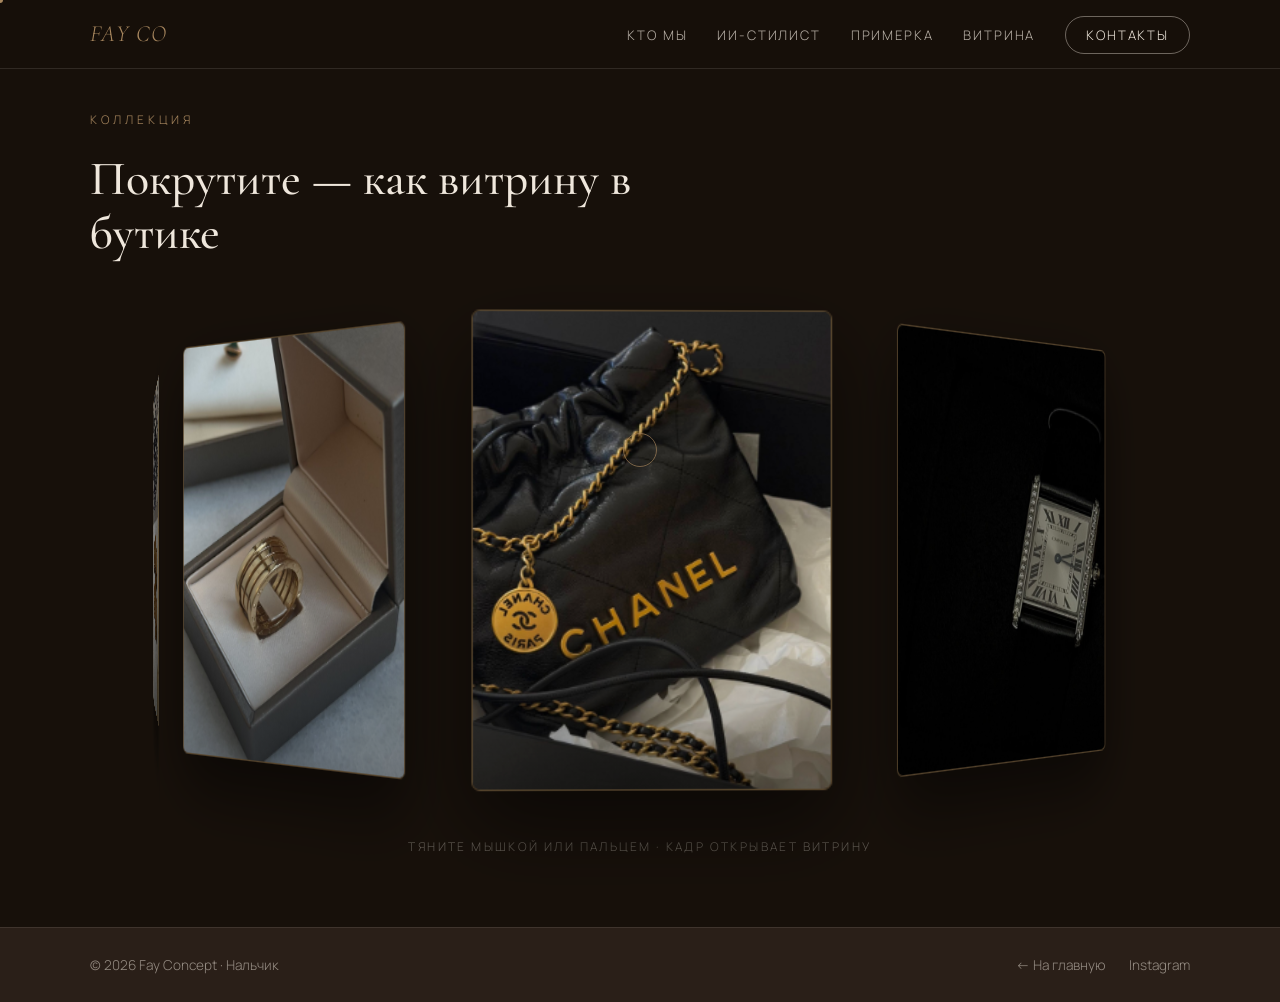
<file: collection.html>
<!DOCTYPE html>
<html lang="ru">
<head>
  <meta charset="UTF-8">
  <meta name="viewport" content="width=device-width, initial-scale=1.0">
  <meta name="description" content="Коллекция Fay Concept — 3D-витрина вещей, прошедших систему фильтрации.">
  <title>Коллекция — Fay Concept</title>
  <link rel="icon" href="data:image/svg+xml,%3Csvg xmlns='http://www.w3.org/2000/svg' viewBox='0 0 64 64'%3E%3Crect width='64' height='64' rx='32' fill='%2335281f'/%3E%3Ctext x='32' y='30' font-family='Georgia,serif' font-style='italic' font-size='20' fill='%23a9885f' text-anchor='middle'%3EFAY%3C/text%3E%3Ctext x='32' y='52' font-family='Georgia,serif' font-style='italic' font-size='20' fill='%23a9885f' text-anchor='middle'%3ECO%3C/text%3E%3C/svg%3E">
  <link rel="preconnect" href="https://fonts.googleapis.com">
  <link rel="preconnect" href="https://fonts.gstatic.com" crossorigin>
  <link href="https://fonts.googleapis.com/css2?family=Cormorant+Garamond:ital,wght@0,400;0,500;0,600;1,400&family=Manrope:wght@300;400;500;600&display=swap&subset=cyrillic" rel="stylesheet">
  <link rel="stylesheet" href="styles.css">
  <style>
    body { background: #17100a; }
    .page-collection { min-height: 100svh; display: flex; flex-direction: column; }
    .page-collection main { flex: 1; display: flex; flex-direction: column; justify-content: center; }
  </style>
</head>
<body class="page-collection">

  <header class="header header--dark" id="header">
    <nav class="nav container">
      <a href="index.html" class="nav__logo" aria-label="Fay Concept — на главную">
        <span class="nav__logo-mark">FAY&nbsp;CO</span>
      </a>
      <button class="nav__toggle" id="nav-toggle" aria-label="Открыть меню" aria-expanded="false">
        <span></span><span></span>
      </button>
      <ul class="nav__menu" id="nav-menu">
        <li><a href="index.html#about" class="nav__link">Кто мы</a></li>
        <li><a href="index.html#stylist" class="nav__link">ИИ-стилист</a></li>
        <li><a href="index.html#tryon" class="nav__link">Примерка</a></li>
        <li><a href="index.html#catalog" class="nav__link">Витрина</a></li>
        <li><a href="index.html#contact" class="nav__link nav__link--btn">Контакты</a></li>
      </ul>
    </nav>
  </header>

  <main>
    <section class="section section--ring" id="collection">
      <div class="container">
        <p class="section__eyebrow reveal">Коллекция</p>
        <h2 class="section__title reveal">Покрутите — как витрину в бутике</h2>
      </div>
      <div class="ring3d reveal" id="ring3d" aria-label="3D-карусель фотографий коллекции">
        <div class="ring3d__stage" id="ring3d-stage"></div>
      </div>
      <p class="ring3d__hint">Тяните мышкой или пальцем · кадр открывает витрину</p>
    </section>
  </main>

  <footer class="footer">
    <div class="container footer__inner">
      <p>© <span id="year"></span> Fay Concept · Нальчик</p>
      <ul class="footer__links">
        <li><a href="index.html">← На главную</a></li>
        <li><a href="https://instagram.com/fay.concept" target="_blank" rel="noopener">Instagram</a></li>
      </ul>
    </div>
  </footer>

  <script src="script.js"></script>
  <script src="fx.js"></script>
</body>
</html>
</file>
<file: styles.css>
/* ============ Fay Concept ============ */
:root {
  --bg: #f5f0e9;
  --bg-alt: #ece4d9;
  --dark: #35281f;
  --dark-2: #2a1f18;
  --ink: #35281f;
  --muted: #7d6f61;
  --accent: #a9885f;
  --line: rgba(53, 40, 31, 0.14);
  --serif: "Cormorant Garamond", Georgia, "Times New Roman", serif;
  --sans: "Manrope", "Segoe UI", Arial, sans-serif;
}

* { margin: 0; padding: 0; box-sizing: border-box; }

html { scroll-behavior: smooth; scroll-padding-top: 80px; }

body {
  font-family: var(--sans);
  font-weight: 300;
  color: var(--ink);
  background: var(--bg);
  line-height: 1.65;
  -webkit-font-smoothing: antialiased;
}

.container {
  width: min(1100px, 92%);
  margin-inline: auto;
}

img { max-width: 100%; display: block; }
a { color: inherit; }

/* ============ Шапка ============ */
.header {
  position: fixed;
  inset: 0 0 auto 0;
  z-index: 100;
  background: color-mix(in srgb, var(--bg) 82%, transparent);
  backdrop-filter: blur(12px);
  border-bottom: 1px solid var(--line);
}

.nav {
  display: flex;
  align-items: center;
  justify-content: space-between;
  height: 68px;
}

.nav__logo {
  display: flex;
  align-items: baseline;
  gap: 10px;
  text-decoration: none;
}

.nav__logo-mark {
  font-family: var(--serif);
  font-size: 1.45rem;
  font-style: italic;
  letter-spacing: 0.06em;
  color: var(--accent);
}

.nav__logo-text {
  font-size: 0.78rem;
  letter-spacing: 0.32em;
  font-weight: 500;
}

.nav__menu {
  display: flex;
  align-items: center;
  gap: 30px;
  list-style: none;
}

.nav__link {
  text-decoration: none;
  font-size: 0.82rem;
  letter-spacing: 0.14em;
  text-transform: uppercase;
  color: var(--ink);
  opacity: 0.75;
  transition: opacity 0.25s;
}

.nav__link:hover { opacity: 1; }

.nav__link--btn {
  border: 1px solid var(--ink);
  padding: 9px 20px;
  border-radius: 100px;
  opacity: 1;
  transition: background 0.25s, color 0.25s;
}

.nav__link--btn:hover {
  background: var(--ink);
  color: var(--bg);
}

.nav__toggle {
  display: none;
  flex-direction: column;
  gap: 6px;
  background: none;
  border: none;
  cursor: pointer;
  padding: 8px;
}

.nav__toggle span {
  width: 26px;
  height: 1.5px;
  background: var(--ink);
  transition: transform 0.3s, opacity 0.3s;
}

/* ============ Герой ============ */
.hero {
  position: relative;
  min-height: 100svh;
  display: flex;
  align-items: center;
  overflow: hidden;
  background:
    radial-gradient(60% 80% at 80% 20%, rgba(169, 136, 95, 0.16), transparent 60%),
    var(--bg);
}

.hero__inner {
  position: relative;
  z-index: 1;
  padding: 140px 0 90px;
  max-width: 720px;
}

.hero__eyebrow,
.section__eyebrow {
  font-size: 0.74rem;
  letter-spacing: 0.34em;
  text-transform: uppercase;
  color: var(--accent);
  margin-bottom: 22px;
}

.hero__title {
  font-family: var(--serif);
  font-weight: 500;
  font-size: clamp(3rem, 9vw, 5.8rem);
  line-height: 1.02;
  letter-spacing: -0.01em;
  margin-bottom: 26px;
}

.hero__title em { font-style: italic; color: var(--accent); }

.hero__subtitle {
  font-size: 1.05rem;
  color: var(--muted);
  max-width: 520px;
  margin-bottom: 38px;
}

.hero__actions { display: flex; flex-wrap: wrap; gap: 14px; margin-bottom: 46px; }

.hero__address {
  font-size: 0.8rem;
  letter-spacing: 0.18em;
  text-transform: uppercase;
  color: var(--muted);
}

/* Тёмный «шёлковый» герой */
.hero--immersive {
  background: #241a13;
}

.hero__photo {
  position: absolute;
  top: 0;
  right: 0;
  bottom: 0;
  width: min(48%, 660px);
  z-index: 0;
  overflow: hidden;
  -webkit-mask-image: linear-gradient(90deg, transparent, #000 32%);
  mask-image: linear-gradient(90deg, transparent, #000 32%);
}

.hero__photo img {
  position: absolute;
  inset: 0;
  width: 100%;
  height: 100%;
  object-fit: cover;
  object-position: 50% 40%;
  filter: brightness(0.88) saturate(0.96);
  opacity: 0;
  transition: opacity 1.8s ease;
  will-change: transform, opacity;
}

.hero__photo img.is-active {
  opacity: 1;
  animation: hero-zoom 14s ease-in-out both;
}

.hero__photo img.is-active.zoom-out {
  animation-name: hero-zoom-out;
}

@keyframes hero-zoom {
  from { transform: scale(1.02); }
  to { transform: scale(1.12); }
}

@keyframes hero-zoom-out {
  from { transform: scale(1.12); }
  to { transform: scale(1.02); }
}

.hero__photo-caption {
  position: absolute;
  right: 26px;
  bottom: 96px;
  z-index: 2;
  font-family: var(--sans);
  font-size: 0.72rem;
  letter-spacing: 0.2em;
  text-transform: uppercase;
  color: rgba(242, 235, 225, 0.75);
  text-shadow: 0 1px 12px rgba(0, 0, 0, 0.6);
  transition: opacity 0.8s;
}

@media (max-width: 860px) {
  .hero__photo {
    width: 100%;
    -webkit-mask-image: none;
    mask-image: none;
    opacity: 0.35;
  }

  /* на узких экранах подпись кадра налезает на адрес — прячем её */
  .hero__photo-caption { display: none; }
}

.hero--immersive .hero__title { color: #f2ebe1; }
.hero--immersive .hero__subtitle { color: rgba(242, 235, 225, 0.68); }
.hero--immersive .hero__address { color: rgba(242, 235, 225, 0.45); }

.hero--immersive .btn--primary {
  background: var(--accent);
  color: #241a13;
}

.hero--immersive .btn--primary:hover { background: #e8d5b5; }

.hero--immersive .btn--ghost {
  border-color: rgba(242, 235, 225, 0.3);
  color: #f2ebe1;
}

.hero--immersive .btn--ghost:hover { border-color: #f2ebe1; }

.hero--immersive .hero__mark { color: rgba(242, 235, 225, 0.04); }

.hero .btn { transition: transform 0.2s ease, background 0.25s, color 0.25s, border-color 0.25s; }

.hero__mark {
  position: absolute;
  right: -2%;
  bottom: -6%;
  font-family: var(--serif);
  font-style: italic;
  font-size: clamp(8rem, 17vw, 15rem);
  line-height: 1;
  letter-spacing: 0.02em;
  white-space: nowrap;
  color: rgba(53, 40, 31, 0.05);
  user-select: none;
  pointer-events: none;
}

/* ============ Кнопки ============ */
.btn {
  display: inline-block;
  padding: 15px 34px;
  border-radius: 100px;
  font-family: var(--sans);
  font-size: 0.82rem;
  font-weight: 500;
  letter-spacing: 0.16em;
  text-transform: uppercase;
  text-decoration: none;
  transition: transform 0.25s, background 0.25s, color 0.25s, border-color 0.25s;
}

.btn:hover { transform: translateY(-2px); }

.btn--primary {
  background: var(--dark);
  color: var(--bg);
}

.btn--primary:hover { background: var(--accent); }

.btn--ghost {
  border: 1px solid var(--line);
  color: var(--ink);
}

.btn--ghost:hover { border-color: var(--ink); }

.btn--light {
  background: var(--bg);
  color: var(--dark);
}

.btn--light:hover { background: var(--accent); color: var(--bg); }

/* ============ Лента брендов ============ */
.brands {
  overflow: hidden;
  border-block: 1px solid var(--line);
  padding: 18px 0;
  background: var(--bg);
}

.brands__track {
  display: flex;
  gap: 34px;
  width: max-content;
  animation: marquee 32s linear infinite;
  font-family: var(--serif);
  font-size: 1.25rem;
  font-style: italic;
  color: var(--muted);
  white-space: nowrap;
}

.brands__track i { font-style: normal; color: var(--accent); }

@keyframes marquee {
  to { transform: translateX(-50%); }
}

/* ============ Секции ============ */
.section { padding: 110px 0; }

.section--alt { background: var(--bg-alt); }

.section--dark {
  background: var(--dark-2);
  color: #efe7dc;
}

.section--dark .section__title { color: #efe7dc; }
.section--dark .section__eyebrow { color: var(--accent); }

.section__title {
  font-family: var(--serif);
  font-weight: 500;
  font-size: clamp(1.9rem, 4.4vw, 3rem);
  line-height: 1.14;
  max-width: 640px;
  margin-bottom: 28px;
}

/* ============ Кто мы ============ */
.about__grid {
  display: grid;
  grid-template-columns: 1.1fr 0.9fr;
  gap: 60px;
  align-items: start;
}

.about__text p { color: var(--muted); font-size: 1.02rem; }
.about__text p + p { margin-top: 18px; }

.about__photo {
  margin: 0;
  overflow: hidden;
  border-radius: 4px;
  aspect-ratio: 4 / 5;
}

.about__photo img {
  width: 100%;
  height: 100%;
  object-fit: cover;
  transition: transform 1.4s cubic-bezier(0.22, 0.61, 0.36, 1);
}

.about__photo:hover img { transform: scale(1.04); }

@media (min-width: 861px) {
  .about__grid { grid-template-columns: 1fr 1fr 0.85fr; gap: 44px; }
}

/* ============ Пространство ============ */
.section--space { background: var(--bg-alt); }

.section--space .orders { grid-template-columns: repeat(3, 1fr); margin-top: 40px; }

.section--space .order figcaption { color: var(--ink); }
.section--space .order__note { color: var(--muted); }

@media (max-width: 860px) {
  .section--space .orders { grid-template-columns: 1fr; }
}

/* ============ Шаги ============ */
.steps {
  list-style: none;
  display: grid;
  grid-template-columns: repeat(3, 1fr);
  gap: 40px 34px;
  margin-top: 50px;
}

.step { border-top: 1px solid rgba(239, 231, 220, 0.2); padding-top: 24px; }

.step__num {
  font-family: var(--serif);
  font-style: italic;
  font-size: 1.5rem;
  color: var(--accent);
  display: block;
  margin-bottom: 14px;
}

.step h3 {
  font-family: var(--serif);
  font-weight: 500;
  font-size: 1.35rem;
  margin-bottom: 10px;
}

.step p { font-size: 0.92rem; color: rgba(239, 231, 220, 0.65); }

/* ============ Карточки привилегий ============ */
.cards {
  display: grid;
  grid-template-columns: repeat(auto-fit, minmax(230px, 1fr));
  gap: 22px;
  margin-top: 40px;
}

.card {
  border: 1px solid var(--line);
  border-radius: 4px;
  padding: 34px 28px;
  background: var(--bg);
  transition: transform 0.3s, box-shadow 0.3s;
}

.card:hover {
  transform: translateY(-5px);
  box-shadow: 0 18px 40px rgba(53, 40, 31, 0.1);
}

.card h3 {
  font-family: var(--serif);
  font-weight: 500;
  font-size: 1.3rem;
  margin-bottom: 12px;
}

.card p { font-size: 0.92rem; color: var(--muted); }

/* ============ Категории ============ */
.gallery {
  display: grid;
  grid-template-columns: repeat(auto-fit, minmax(200px, 1fr));
  gap: 18px;
  margin-top: 40px;
}

.gallery__item {
  aspect-ratio: 4 / 5;
  border-radius: 4px;
  background:
    linear-gradient(160deg, color-mix(in srgb, var(--tint) 88%, white) 0%, var(--tint) 65%, color-mix(in srgb, var(--tint) 78%, black) 100%);
  display: flex;
  align-items: flex-end;
  padding: 22px;
  transition: transform 0.3s;
}

.gallery__item:hover { transform: translateY(-5px); }

.gallery__item figcaption {
  font-family: var(--serif);
  font-style: italic;
  font-size: 1.35rem;
  color: #f6f1ea;
  text-shadow: 0 1px 8px rgba(0, 0, 0, 0.25);
}

.gallery__note {
  margin-top: 30px;
  color: var(--muted);
  font-size: 0.95rem;
}

/* ============ ИИ-стилист ============ */
.stylist__lead {
  color: var(--muted);
  max-width: 560px;
  margin-bottom: 44px;
}

.stylist {
  background: var(--bg);
  border: 1px solid var(--line);
  border-radius: 6px;
  padding: clamp(28px, 5vw, 56px);
  max-width: 860px;
}

.stylist__progress {
  height: 2px;
  background: var(--line);
  border-radius: 2px;
  margin-bottom: 28px;
  overflow: hidden;
}

.stylist__progress span {
  display: block;
  height: 100%;
  width: 0;
  background: var(--accent);
  transition: width 0.4s ease;
}

.stylist__step-label {
  font-size: 0.72rem;
  letter-spacing: 0.28em;
  text-transform: uppercase;
  color: var(--accent);
  margin-bottom: 10px;
}

.stylist__question {
  font-family: var(--serif);
  font-weight: 500;
  font-size: clamp(1.5rem, 3.4vw, 2.1rem);
  margin-bottom: 26px;
}

.stylist__options {
  display: grid;
  grid-template-columns: repeat(auto-fit, minmax(200px, 1fr));
  gap: 12px;
}

.stylist__option {
  font-family: var(--sans);
  font-size: 0.95rem;
  font-weight: 400;
  text-align: left;
  padding: 18px 20px;
  background: transparent;
  border: 1px solid var(--line);
  border-radius: 4px;
  color: var(--ink);
  cursor: pointer;
  transition: border-color 0.25s, background 0.25s, transform 0.2s;
}

.stylist__option:hover {
  border-color: var(--accent);
  background: color-mix(in srgb, var(--accent) 8%, transparent);
  transform: translateY(-2px);
}

.stylist__back {
  margin-top: 22px;
  background: none;
  border: none;
  font-family: var(--sans);
  font-size: 0.85rem;
  color: var(--muted);
  cursor: pointer;
}

.stylist__back:hover { color: var(--ink); }

.stylist__thinking {
  display: flex;
  align-items: center;
  gap: 18px;
  padding: 30px 0;
  font-family: var(--serif);
  font-style: italic;
  font-size: 1.25rem;
  color: var(--muted);
}

.stylist__spinner {
  width: 26px;
  height: 26px;
  border: 1.5px solid var(--line);
  border-top-color: var(--accent);
  border-radius: 50%;
  animation: spin 0.9s linear infinite;
  flex-shrink: 0;
}

@keyframes spin { to { transform: rotate(360deg); } }

.stylist__result-eyebrow {
  font-size: 0.72rem;
  letter-spacing: 0.28em;
  text-transform: uppercase;
  color: var(--accent);
  margin-bottom: 10px;
}

.stylist__result-title {
  font-family: var(--serif);
  font-weight: 500;
  font-size: clamp(1.5rem, 3.4vw, 2.1rem);
  margin-bottom: 10px;
}

.stylist__result-title::first-letter { text-transform: uppercase; }

.stylist__result-note { color: var(--muted); margin-bottom: 26px; }

.stylist__picks {
  display: grid;
  grid-template-columns: repeat(auto-fill, minmax(200px, 1fr));
  gap: 16px;
  margin-bottom: 22px;
}

.stylist__total {
  font-family: var(--serif);
  font-size: 1.3rem;
  margin-bottom: 26px;
}

.stylist__result-actions { display: flex; flex-wrap: wrap; gap: 12px; }

.stylist__result-actions .btn { cursor: pointer; border-width: 1px; border-style: solid; border-color: transparent; }
.stylist__result-actions .btn--ghost { border-color: var(--line); background: none; }

/* ============ Из последних заказов ============ */
.section--orders {
  background: #1c1209;
  color: #efe7dc;
}

.section--orders .section__title { color: #efe7dc; }

.orders__lead {
  color: rgba(239, 231, 220, 0.6);
  max-width: 540px;
  margin-bottom: 50px;
}

.orders {
  display: grid;
  grid-template-columns: repeat(3, 1fr);
  gap: 26px;
}

@media (max-width: 860px) {
  .orders { grid-template-columns: repeat(2, 1fr); }
}

@media (max-width: 640px) {
  .orders { grid-template-columns: 1fr; }
}

.order { margin: 0; }

.order__img {
  overflow: hidden;
  border-radius: 4px;
  aspect-ratio: 4 / 5;
}

.order__img img {
  width: 100%;
  height: 100%;
  object-fit: cover;
  transition: transform 1.4s cubic-bezier(0.22, 0.61, 0.36, 1);
  will-change: transform;
}

.order:hover .order__img img { transform: scale(1.045); }

.order figcaption {
  padding: 20px 4px 0;
  font-family: var(--serif);
  font-size: 1.3rem;
  line-height: 1.35;
}

.order__brand {
  display: block;
  font-family: var(--sans);
  font-size: 0.7rem;
  letter-spacing: 0.26em;
  text-transform: uppercase;
  color: var(--accent);
  margin-bottom: 6px;
}

.order__note {
  display: block;
  font-family: var(--sans);
  font-size: 0.85rem;
  color: rgba(239, 231, 220, 0.55);
  margin-top: 6px;
}

/* ============ 3D-коллекция ============ */
.section--ring {
  background: #17100a;
  color: #efe7dc;
  overflow: hidden;
  padding-bottom: 70px;
}

.section--ring .section__title { color: #efe7dc; }

.ring3d {
  height: min(58vh, 520px);
  margin-top: 30px;
  perspective: 1500px;
  cursor: grab;
  touch-action: pan-y;
}

.ring3d.is-dragging { cursor: grabbing; }

.ring3d__stage {
  position: relative;
  width: 100%;
  height: 100%;
  transform-style: preserve-3d;
}

.ring3d__card {
  position: absolute;
  top: 50%;
  left: 50%;
  width: clamp(120px, 24vw, 250px);
  aspect-ratio: 3 / 4;
  margin: calc(clamp(120px, 24vw, 250px) / -1.5) 0 0 calc(clamp(120px, 24vw, 250px) / -2);
  border-radius: 6px;
  overflow: hidden;
  border: 1px solid rgba(201, 163, 106, 0.35);
  box-shadow: 0 24px 60px rgba(0, 0, 0, 0.55);
  backface-visibility: hidden;
  will-change: transform, filter, opacity;
  user-select: none;
}

.ring3d__card img {
  width: 100%;
  height: 100%;
  object-fit: cover;
  pointer-events: none;
}

.ring3d__card::after {
  content: "";
  position: absolute;
  inset: 0;
  background: linear-gradient(180deg, transparent 60%, rgba(0, 0, 0, 0.35));
}

.ring3d__hint {
  text-align: center;
  margin-top: 26px;
  font-size: 0.75rem;
  letter-spacing: 0.2em;
  text-transform: uppercase;
  color: rgba(239, 231, 220, 0.35);
}

/* ============ Виртуальная примерка ============ */
.tryon__lead {
  color: rgba(239, 231, 220, 0.6);
  max-width: 560px;
  margin-bottom: 44px;
}

.tryon {
  display: grid;
  grid-template-columns: 1fr 1.1fr 1fr;
  gap: 26px;
  align-items: start;
}

.tryon__upload {
  display: flex;
  align-items: center;
  justify-content: center;
  aspect-ratio: 3 / 4;
  border: 1px dashed rgba(232, 213, 181, 0.4);
  border-radius: 6px;
  cursor: pointer;
  text-align: center;
  color: rgba(239, 231, 220, 0.65);
  font-size: 0.95rem;
  padding: 20px;
  overflow: hidden;
  position: relative;
  transition: border-color 0.3s;
}

.tryon__upload:hover { border-color: var(--accent); }

.tryon__upload small { color: rgba(239, 231, 220, 0.4); }

.tryon__upload img {
  position: absolute;
  inset: 0;
  width: 100%;
  height: 100%;
  object-fit: cover;
}

.tryon__label {
  font-size: 0.72rem;
  letter-spacing: 0.26em;
  text-transform: uppercase;
  color: var(--accent);
  margin-bottom: 12px;
}

.tryon__items {
  display: grid;
  grid-template-columns: repeat(3, 1fr);
  gap: 10px;
  max-height: 320px;
  overflow-y: auto;
  padding-right: 6px;
  margin-bottom: 18px;
}

.tryon__item {
  border: 1px solid rgba(239, 231, 220, 0.15);
  border-radius: 4px;
  background: none;
  padding: 0;
  cursor: pointer;
  overflow: hidden;
  transition: border-color 0.25s, transform 0.25s;
}

.tryon__item img {
  width: 100%;
  aspect-ratio: 1;
  object-fit: cover;
  display: block;
}

.tryon__item span {
  display: block;
  font-family: var(--sans);
  font-size: 0.62rem;
  color: rgba(239, 231, 220, 0.7);
  padding: 6px 6px 8px;
  line-height: 1.3;
}

.tryon__item:hover { border-color: var(--accent); transform: translateY(-2px); }
.tryon__item.is-active { border-color: var(--accent); box-shadow: 0 0 0 1px var(--accent); }

.tryon__go { width: 100%; border: none; cursor: pointer; }

.tryon__status {
  margin-top: 14px;
  font-size: 0.88rem;
  color: rgba(239, 231, 220, 0.75);
  line-height: 1.5;
}

.tryon__key {
  margin-top: 16px;
  background: none;
  border: none;
  color: rgba(239, 231, 220, 0.35);
  font-family: var(--sans);
  font-size: 0.75rem;
  cursor: pointer;
}

.tryon__key:hover { color: var(--accent); }

.tryon__result {
  aspect-ratio: 3 / 4;
  border-radius: 6px;
  background: rgba(0, 0, 0, 0.25);
  border: 1px solid rgba(239, 231, 220, 0.12);
  display: flex;
  align-items: center;
  justify-content: center;
  color: rgba(239, 231, 220, 0.4);
  font-size: 0.95rem;
  overflow: hidden;
}

.tryon__result img {
  width: 100%;
  height: 100%;
  object-fit: cover;
}

.tryon__spin {
  width: 34px;
  height: 34px;
  border: 2px solid rgba(232, 213, 181, 0.25);
  border-top-color: var(--accent);
  border-radius: 50%;
  animation: spin 0.9s linear infinite;
}

@keyframes spin { to { transform: rotate(360deg); } }

.tryon__send {
  display: inline-block;
  margin-top: 14px;
  color: #e8d5b5;
  font-size: 0.9rem;
  text-decoration-color: var(--accent);
}

@media (max-width: 860px) {
  .tryon { grid-template-columns: 1fr; }
  .tryon__items { max-height: 220px; }
}

/* ============ Витрина ============ */
.catalog__filters {
  display: flex;
  flex-wrap: wrap;
  gap: 10px;
  margin: 34px 0 30px;
}

.chip {
  font-family: var(--sans);
  font-size: 0.8rem;
  letter-spacing: 0.1em;
  text-transform: uppercase;
  padding: 10px 20px;
  border-radius: 100px;
  border: 1px solid var(--line);
  background: none;
  color: var(--ink);
  cursor: pointer;
  transition: background 0.25s, color 0.25s, border-color 0.25s;
}

.chip:hover { border-color: var(--ink); }

.chip.is-active {
  background: var(--dark);
  border-color: var(--dark);
  color: var(--bg);
}

.catalog__grid {
  display: grid;
  grid-template-columns: repeat(auto-fill, minmax(230px, 1fr));
  gap: 20px;
}

.product {
  border: 1px solid var(--line);
  border-radius: 4px;
  overflow: hidden;
  background: var(--bg);
  transition: transform 0.3s, box-shadow 0.3s;
}

.product:hover {
  transform: translateY(-5px);
  box-shadow: 0 18px 40px rgba(53, 40, 31, 0.1);
}

.product__img {
  aspect-ratio: 4 / 5;
  width: 100%;
  object-fit: cover;
  display: flex;
  align-items: center;
  justify-content: center;
}

.product__img--tint {
  background:
    linear-gradient(160deg, color-mix(in srgb, var(--tint) 86%, white) 0%, var(--tint) 60%, color-mix(in srgb, var(--tint) 76%, black) 100%);
}

.product__img--tint span {
  font-family: var(--serif);
  font-style: italic;
  font-size: 1.5rem;
  color: rgba(246, 241, 234, 0.85);
  letter-spacing: 0.04em;
}

.product__body { padding: 18px 18px 20px; }

.product__brand {
  font-size: 0.7rem;
  letter-spacing: 0.24em;
  text-transform: uppercase;
  color: var(--accent);
  margin-bottom: 6px;
}

.product__name {
  font-family: var(--serif);
  font-weight: 500;
  font-size: 1.12rem;
  line-height: 1.3;
  margin-bottom: 12px;
}

.product__row {
  display: flex;
  align-items: baseline;
  justify-content: space-between;
  gap: 10px;
}

.product__price { font-weight: 500; font-size: 0.95rem; }

.product__ask {
  font-size: 0.8rem;
  letter-spacing: 0.08em;
  text-transform: uppercase;
  text-decoration: none;
  color: var(--muted);
  transition: color 0.25s;
}

.product__ask:hover { color: var(--accent); }

/* ============ FAQ ============ */
.faq {
  max-width: 760px;
  margin-top: 34px;
  border-top: 1px solid var(--line);
}

.faq__item {
  border-bottom: 1px solid var(--line);
}

.faq__item summary {
  cursor: pointer;
  list-style: none;
  padding: 22px 40px 22px 0;
  font-family: var(--serif);
  font-weight: 500;
  font-size: 1.25rem;
  position: relative;
  transition: color 0.25s;
}

.faq__item summary::-webkit-details-marker { display: none; }

.faq__item summary::after {
  content: "+";
  position: absolute;
  right: 4px;
  top: 50%;
  transform: translateY(-50%);
  font-family: var(--sans);
  font-weight: 300;
  font-size: 1.5rem;
  color: var(--accent);
  transition: transform 0.3s;
}

.faq__item[open] summary::after { transform: translateY(-50%) rotate(45deg); }

.faq__item summary:hover { color: var(--accent); }

.faq__item p {
  padding: 0 40px 24px 0;
  color: var(--muted);
  font-size: 0.97rem;
}

/* ============ Контакты ============ */
.contact__grid {
  display: grid;
  grid-template-columns: 1.2fr 0.8fr;
  gap: 60px;
  align-items: center;
}

.contact__list {
  list-style: none;
  margin-top: 14px;
  display: grid;
  gap: 16px;
}

.contact__list li {
  display: grid;
  grid-template-columns: 140px 1fr;
  gap: 12px;
  font-size: 0.98rem;
  border-bottom: 1px solid rgba(239, 231, 220, 0.14);
  padding-bottom: 14px;
}

.contact__list span {
  font-size: 0.72rem;
  letter-spacing: 0.22em;
  text-transform: uppercase;
  color: var(--accent);
  padding-top: 4px;
}

.contact__list a { color: #efe7dc; text-decoration-color: var(--accent); }

.contact__cta {
  border: 1px solid rgba(239, 231, 220, 0.2);
  border-radius: 4px;
  padding: 44px 36px;
  text-align: center;
}

.contact__cta p {
  font-family: var(--serif);
  font-size: 1.4rem;
  line-height: 1.35;
  margin-bottom: 26px;
}

/* ============ Подвал ============ */
.footer {
  background: var(--dark-2);
  color: rgba(239, 231, 220, 0.55);
  border-top: 1px solid rgba(239, 231, 220, 0.1);
  padding: 26px 0;
  font-size: 0.85rem;
}

.footer__inner {
  display: flex;
  justify-content: space-between;
  align-items: center;
  gap: 16px;
  flex-wrap: wrap;
}

.footer__links {
  list-style: none;
  display: flex;
  gap: 24px;
}

.footer__links a { color: inherit; text-decoration: none; }
.footer__links a:hover { color: var(--accent); }

/* ============ Фирменный курсор ============ */
.has-cursor, .has-cursor * { cursor: none !important; }

.cursor-dot,
.cursor-ring {
  position: fixed;
  top: 0;
  left: 0;
  z-index: 999;
  pointer-events: none;
  border-radius: 50%;
  will-change: transform;
}

.cursor-dot {
  width: 6px;
  height: 6px;
  margin: -3px 0 0 -3px;
  background: var(--accent);
}

.cursor-ring {
  width: 34px;
  height: 34px;
  margin: -17px 0 0 -17px;
  border: 1px solid color-mix(in srgb, var(--accent) 65%, transparent);
  transition: width 0.25s, height 0.25s, margin 0.25s, border-color 0.25s;
}

.cursor-ring.is-hot {
  width: 52px;
  height: 52px;
  margin: -26px 0 0 -26px;
  border-color: var(--accent);
}

/* Блик, следующий за курсором по карточкам */
.product, .card {
  position: relative;
  will-change: transform;
  transition: transform 0.25s ease, box-shadow 0.3s;
}

.product::after, .card::after {
  content: "";
  position: absolute;
  inset: 0;
  border-radius: inherit;
  pointer-events: none;
  opacity: 0;
  background: radial-gradient(240px circle at var(--shine-x, 50%) var(--shine-y, 50%),
    rgba(232, 213, 181, 0.22), transparent 60%);
  transition: opacity 0.3s;
}

.product:hover::after, .card:hover::after { opacity: 1; }

/* ============ Плавающая кнопка связи ============ */
.fab {
  position: fixed;
  right: 22px;
  bottom: 22px;
  z-index: 90;
  display: flex;
  align-items: center;
  gap: 10px;
  padding: 14px 22px 14px 16px;
  border-radius: 100px;
  background: var(--dark);
  color: var(--bg);
  text-decoration: none;
  font-size: 0.82rem;
  font-weight: 500;
  letter-spacing: 0.12em;
  text-transform: uppercase;
  box-shadow: 0 10px 30px rgba(36, 26, 19, 0.35);
  transition: background 0.25s, transform 0.25s;
}

.fab:hover {
  background: var(--accent);
  transform: translateY(-3px);
}

.fab svg { flex-shrink: 0; }

@media (max-width: 640px) {
  .fab span { display: none; }
  .fab { padding: 15px; }
}

/* ============ Появление при скролле ============ */
.reveal {
  opacity: 0;
  transform: translateY(24px);
  transition: opacity 0.7s ease, transform 0.7s ease;
}

.reveal.is-visible {
  opacity: 1;
  transform: none;
}

@media (prefers-reduced-motion: reduce) {
  html { scroll-behavior: auto; }
  .reveal { opacity: 1; transform: none; transition: none; }
  .brands__track { animation: none; }
}

/* ============ Адаптив ============ */
@media (max-width: 860px) {
  .about__grid,
  .contact__grid { grid-template-columns: 1fr; gap: 34px; }
  .steps { grid-template-columns: repeat(2, 1fr); }
  .section { padding: 80px 0; }
}

@media (max-width: 640px) {
  .nav__toggle { display: flex; }

  .nav__menu {
    position: fixed;
    top: 68px;
    right: 0;
    left: 0;
    flex-direction: column;
    gap: 0;
    background: var(--bg);
    border-bottom: 1px solid var(--line);
    padding: 12px 0 22px;
    transform: translateY(-130%);
    transition: transform 0.35s ease;
  }

  .nav__menu.is-open { transform: none; }

  .nav__menu li { width: 100%; text-align: center; }
  .nav__link { display: block; padding: 14px 0; }
  .nav__link--btn { display: inline-block; margin-top: 10px; }

  .nav__toggle.is-open span:first-child { transform: translateY(4px) rotate(45deg); }
  .nav__toggle.is-open span:last-child { transform: translateY(-3.5px) rotate(-45deg); }

  .steps { grid-template-columns: 1fr; }
  .contact__list li { grid-template-columns: 1fr; gap: 4px; }
}

@media (prefers-reduced-motion: reduce) {
  .section--ring { display: none; }
}

/* ============ Тренд-пакет главной ============ */

/* Прелоадер со счётчиком */
#preloader {
  position: fixed;
  inset: 0;
  z-index: 999;
  background: #17100a;
  display: flex;
  align-items: center;
  justify-content: center;
  transition: transform 0.9s cubic-bezier(0.77, 0, 0.18, 1);
}

.preloader__mark {
  font-family: var(--serif);
  font-style: italic;
  font-size: clamp(3rem, 9vw, 6.5rem);
  color: var(--accent);
  letter-spacing: 0.08em;
  white-space: nowrap;
  animation: preloader-pulse 1.4s ease-in-out infinite;
}

@keyframes preloader-pulse {
  0%, 100% { opacity: 0.75; }
  50% { opacity: 1; }
}

.preloader__num {
  position: absolute;
  right: 5vw;
  bottom: 4vh;
  font-family: var(--serif);
  font-size: clamp(4rem, 14vw, 9rem);
  line-height: 1;
  color: transparent;
  -webkit-text-stroke: 1px rgba(232, 213, 181, 0.5);
  font-variant-numeric: tabular-nums;
}

body.is-loaded #preloader {
  transform: translateY(-100%);
  pointer-events: none;
}







/* Тёмная шапка страницы коллекции */
.header--dark {
  background: rgba(23, 16, 10, 0.72);
  border-bottom-color: rgba(239, 231, 220, 0.12);
}

.header--dark .nav__link,
.header--dark .nav__logo-text { color: #efe7dc; }

.header--dark .nav__link--btn { border-color: rgba(239, 231, 220, 0.4); }

.header--dark .nav__link--btn:hover { background: #efe7dc; color: #17100a; }

.header--dark .nav__toggle span { background: #efe7dc; }

@media (prefers-reduced-motion: reduce) {
  #preloader { display: none; }
}

.orders__more { text-align: center; margin-top: 44px; }
</file>
